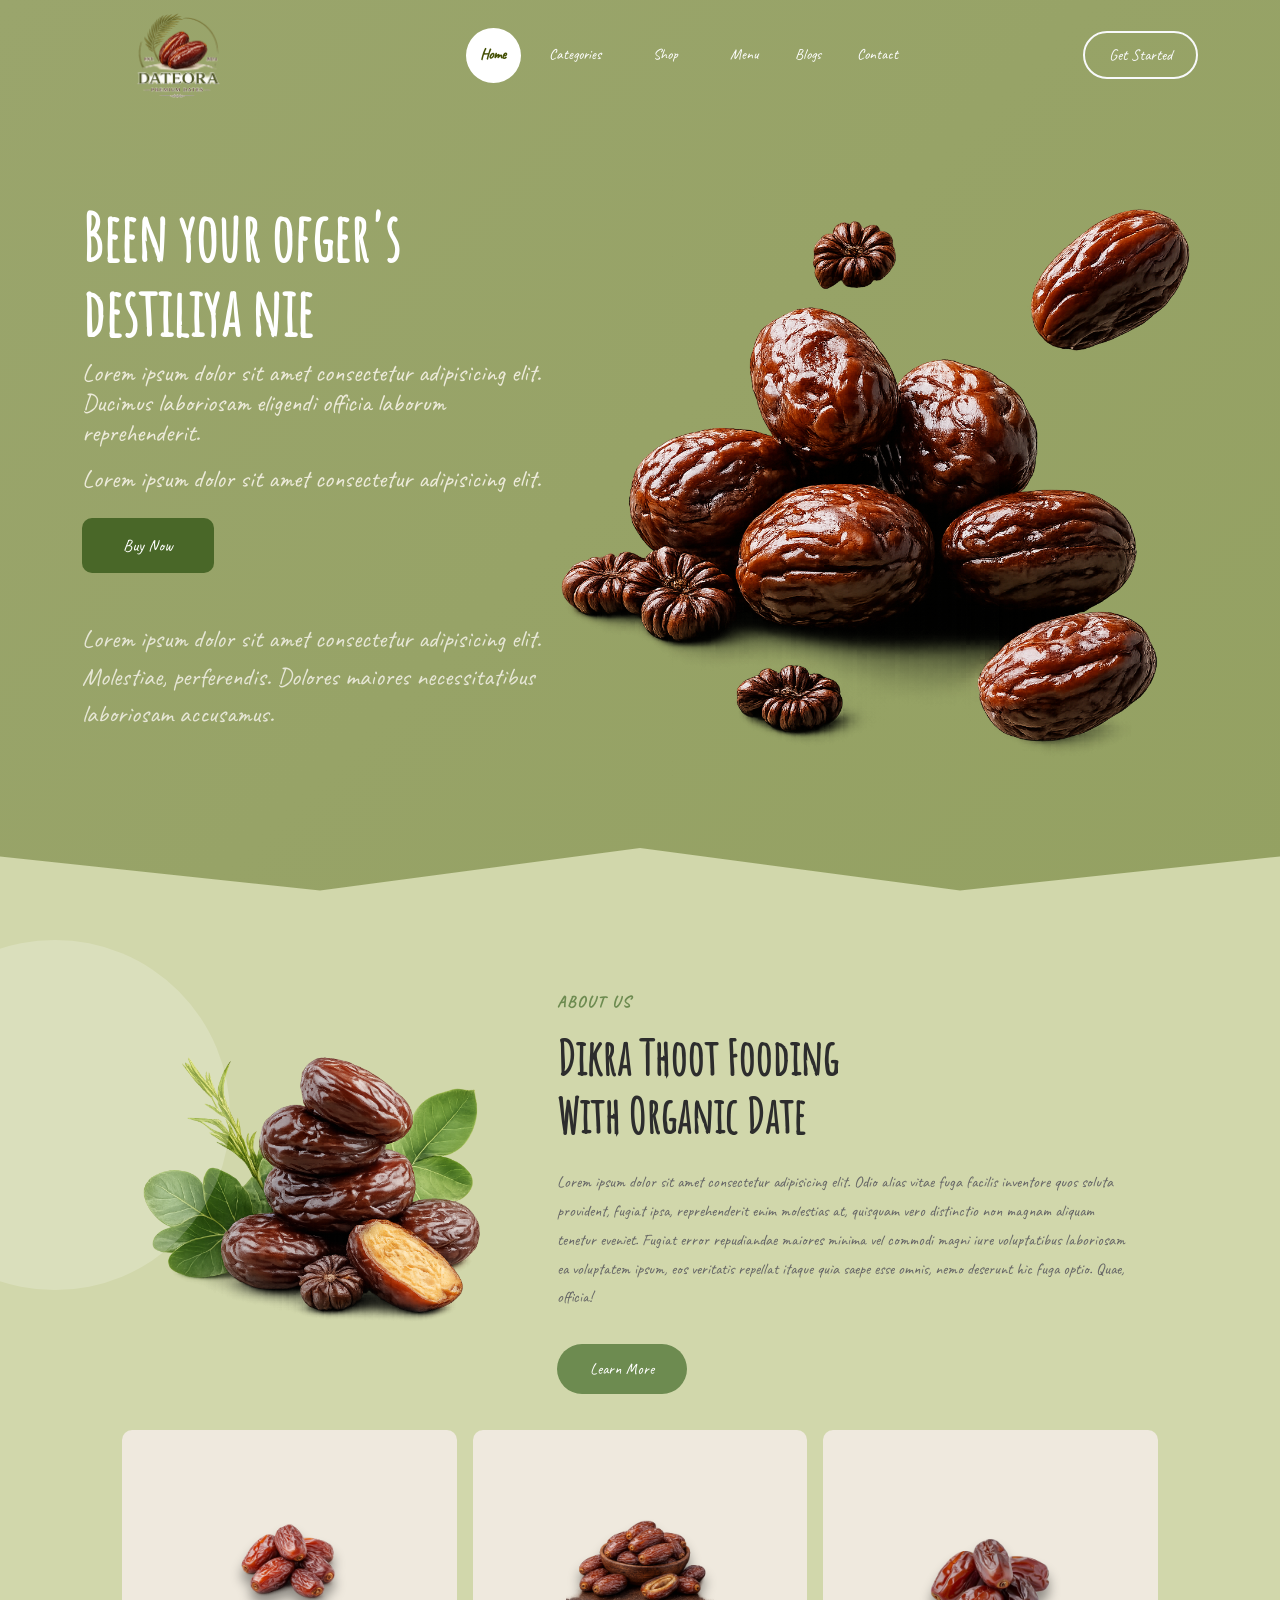
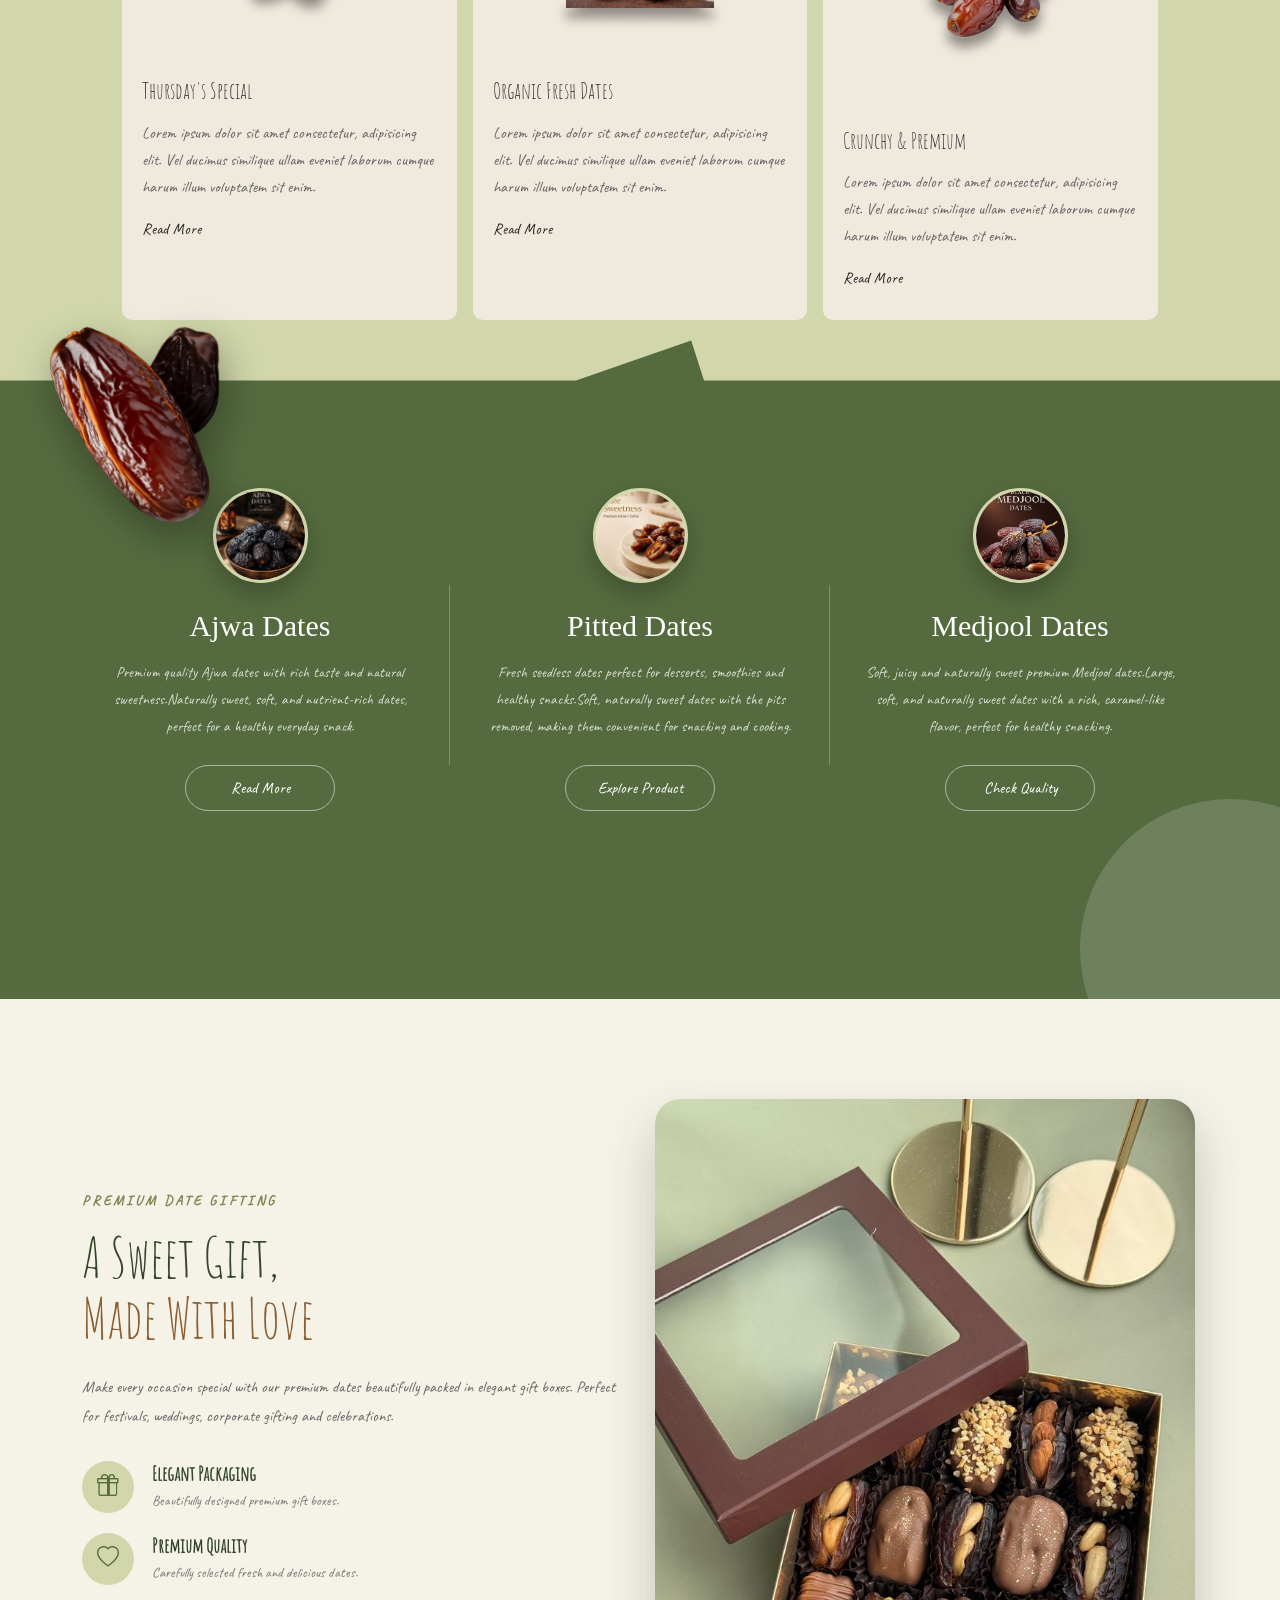
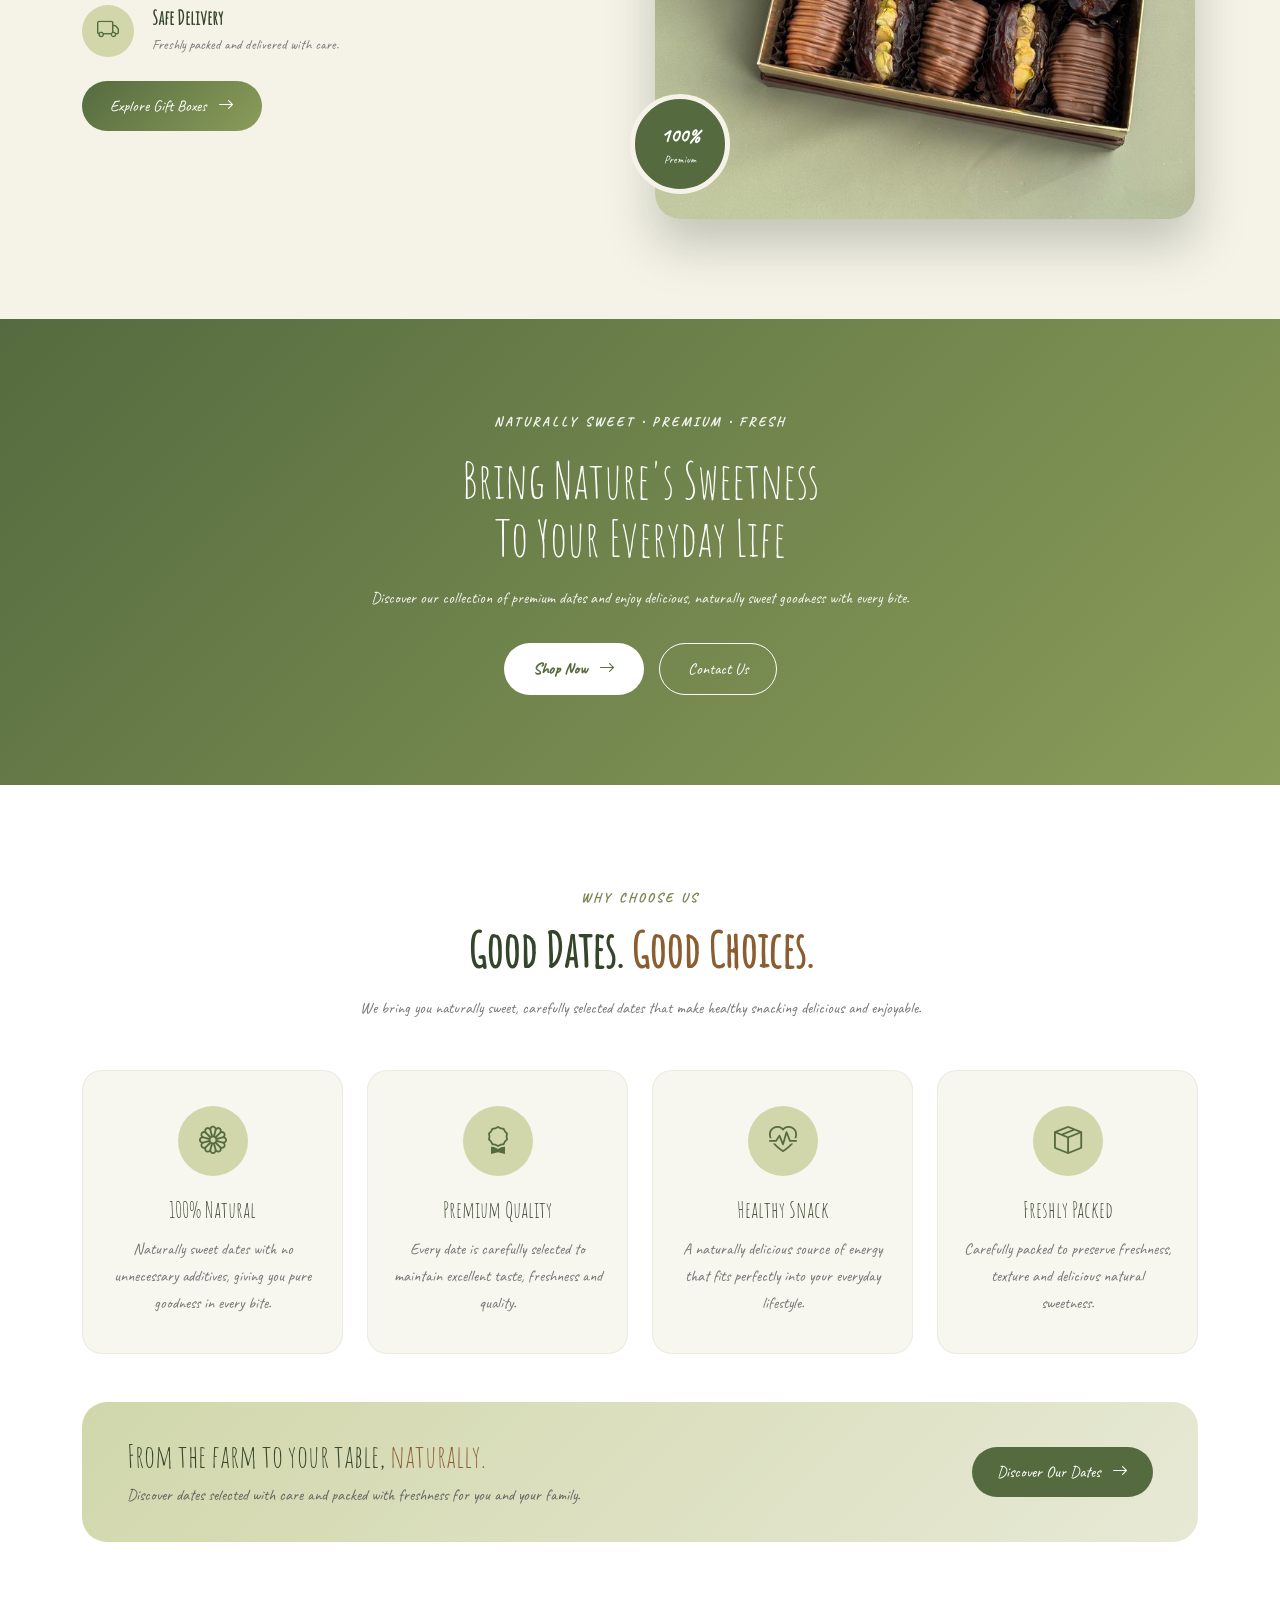
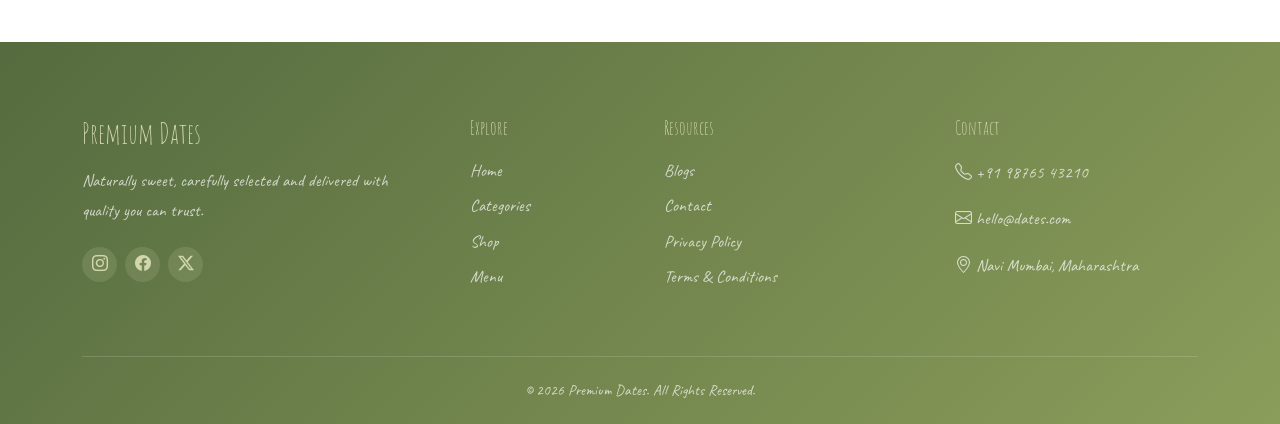
<file: index.html>
<!doctype html>
<html lang="en">
  <head>
    <meta charset="UTF-8" />
    <meta name="viewport" content="width=device-width, initial-scale=1.0" />
    <title>Document</title>
    <!-- Bootstrap Icons -->
    <link
      rel="stylesheet"
      href="https://cdn.jsdelivr.net/npm/bootstrap-icons@1.11.3/font/bootstrap-icons.min.css" />

    <!-- Google Font -->
    <link
      href="https://fonts.googleapis.com/css2?family=Playfair+Display:wght@600;700;800&family=Poppins:wght@400;500;600&display=swap"
      rel="stylesheet" />

    <link rel="stylesheet" href="bootstrap.min.css" />
    <script src="bootstrap.bundle.min.js"></script>
    <link rel="stylesheet" href="index.css" />
    <script src="index.js"></script>
  </head>
  <body>
    <nav class="navbar navbar-expand-lg custom-navbar fixed-top" id="navbar">
      <div class="container">
        <!-- Logo -->
        <a class="navbar-brand fw-bold text-white" href="#">
          <img src="./images/logo.png" alt="" />
        </a>

        <!-- Mobile Toggle -->
        <button
          class="navbar-toggler border-0 shadow-none"
          type="button"
          data-bs-toggle="collapse"
          data-bs-target="#navbarNav">
          <span class="navbar-toggler-icon"></span>
        </button>

        <div class="collapse navbar-collapse" id="navbarNav">
          <!-- Center Menu -->
          <ul class="navbar-nav mx-auto align-items-lg-center">
            <li class="nav-item">
              <a class="nav-link active-circle" href="index.html">Home</a>
            </li>

            <li class="nav-item">
              <a class="nav-link text-white" href="categories.html"
                >Categories</a
              >
            </li>

            <li class="nav-item mx-lg-3">
              <a class="nav-link text-white" href="shop.html"> Shop </a>
            </li>

            <li class="nav-item">
              <a class="nav-link text-white" href="menu.html">Menu</a>
            </li>

            <li class="nav-item">
              <a class="nav-link text-white" href="blogs.html">Blogs</a>
            </li>

            <li class="nav-item">
              <a class="nav-link text-white" href="contact.html">Contact</a>
            </li>
          </ul>

          <!-- Right Button -->
          <a href="#" class="btn btn-outline-light rounded-pill px-4">
            Get Started
          </a>
        </div>
      </div>
    </nav>

    <section class="hero-section">
      <div class="container">
        <div class="row align-items-center gx-0">
          <!-- Left Content -->
          <div class="col-lg-6 pe-lg-0">
            <h1 class="hero-title">
              Been your ofger's
              <br />
              destiliya nie
            </h1>

            <p class="hero-text">
              Lorem ipsum dolor sit amet consectetur adipisicing elit. Ducimus
              laboriosam eligendi officia laborum reprehenderit.
            </p>

            <p class="hero-text mb-4">
              Lorem ipsum dolor sit amet consectetur adipisicing elit.
            </p>

            <a href="#" class="btn hero-btn"> Buy Now </a>

            <div class="mt-5">
              <p class="bottom-text">
                Lorem ipsum dolor sit amet consectetur adipisicing elit.
                Molestiae, perferendis. Dolores maiores necessitatibus
                laboriosam accusamus.
              </p>
            </div>
          </div>

          <!-- Right Image -->
          <div class="col-lg-6 ps-lg-0 text-end">
            <img src="images/dates.png" class="hero-img" alt="Dates" />
          </div>
        </div>
      </div>

      <!-- Bottom Shape -->

      <div class="bottom-shape"></div>
    </section>

    <section class="about-section">
      <div class="container">
        <div class="row align-items-center">
          <!-- Left Image -->
          <div class="col-lg-5 text-center mb-5 mb-lg-0">
            <img
              src="images/about.png"
              class="img-fluid about-main-img"
              alt="" />
          </div>

          <!-- Right Content -->
          <div class="col-lg-7">
            <span class="about-subtitle">ABOUT US</span>

            <h2 class="about-title">
              Dikra Thoot Fooding <br />
              With Organic Date
            </h2>

            <p class="about-text mt-4">
              Lorem ipsum dolor sit amet consectetur adipisicing elit. Odio
              alias vitae fuga facilis inventore quos soluta provident, fugiat
              ipsa, reprehenderit enim molestias at, quisquam vero distinctio
              non magnam aliquam tenetur eveniet. Fugiat error repudiandae
              maiores minima vel commodi magni iure voluptatibus laboriosam ea
              voluptatem ipsum, eos veritatis repellat itaque quia saepe esse
              omnis, nemo deserunt hic fuga optio. Quae, officia!
            </p>

            <button class="btn about-btn mt-3">Learn More</button>
          </div>
        </div>

        <!-- Cards -->

        <div class="container" style="width: 95%">
          <div class="row about-cards g-3">
            <div class="col-lg-4">
              <div class="about-card">
                <div class="d-flex justify-content-center">
                  <img
                    src="images/small-date2.png"
                    class="about-card-img"
                    alt="" />
                </div>
                <h5>Thursday's Special</h5>
                <p>
                  Lorem ipsum dolor sit amet consectetur, adipisicing elit. Vel
                  ducimus similique ullam eveniet laborum cumque harum illum
                  voluptatem sit enim.
                </p>
                <a href="#">Read More</a>
              </div>
            </div>

            <div class="col-lg-4">
              <div class="about-card">
                <div class="d-flex justify-content-center">
                  <img
                    src="images/small-date3.png"
                    class="about-card-img"
                    alt="" />
                </div>
                <h5>Organic Fresh Dates</h5>
                <p>
                  Lorem ipsum dolor sit amet consectetur, adipisicing elit. Vel
                  ducimus similique ullam eveniet laborum cumque harum illum
                  voluptatem sit enim.
                </p>
                <a href="#">Read More</a>
              </div>
            </div>

            <div class="col-lg-4">
              <div class="about-card">
                <div class="d-flex justify-content-center">
                  <img
                    src="images/date-small.png"
                    class="about-card-img"
                    alt="" />
                </div>
                <h5>Crunchy & Premium</h5>
                <p>
                  Lorem ipsum dolor sit amet consectetur, adipisicing elit. Vel
                  ducimus similique ullam eveniet laborum cumque harum illum
                  voluptatem sit enim.
                </p>
                <a href="#">Read More</a>
              </div>
            </div>
          </div>
        </div>
      </div>
      <img src="images/date-floating.png" class="floating-date" alt="" />

      <section class="date-features py-5">
        <div class="container">
          <div class="row text-center">
            <!-- Card 1 -->
            <div class="col-lg-4 col-md-12 feature-item">
              <div class="feature-img">
                <img src="images/ajwa-dates.jpg" class="img-fluid" alt="" />
              </div>

              <h3>Ajwa Dates</h3>

              <p>
                Premium quality Ajwa dates with rich taste and natural
                sweetness.Naturally sweet, soft, and nutrient-rich dates,
                perfect for a healthy everyday snack.
              </p>

              <a href="#" class="btn feature-btn"> Read More </a>
            </div>

            <!-- Card 2 -->
            <div class="col-lg-4 col-md-12 feature-item">
              <div class="feature-img">
                <img src="images/pitted-dates.jpg" class="img-fluid" alt="" />
              </div>

              <h3>Pitted Dates</h3>

              <p>
                Fresh seedless dates perfect for desserts, smoothies and healthy
                snacks.Soft, naturally sweet dates with the pits removed, making
                them convenient for snacking and cooking.
              </p>

              <a href="#" class="btn feature-btn"> Explore Product </a>
            </div>

            <!-- Card 3 -->
            <div class="col-lg-4 col-md-12 feature-item">
              <div class="feature-img">
                <img src="images/medjool-dates.jpg" class="img-fluid" alt="" />
              </div>

              <h3>Medjool Dates</h3>

              <p>
                Soft, juicy and naturally sweet premium Medjool dates.Large,
                soft, and naturally sweet dates with a rich, caramel-like
                flavor, perfect for healthy snacking.
              </p>

              <a href="#" class="btn feature-btn"> Check Quality </a>
            </div>
          </div>
        </div>
      </section>
    </section>

    <!-- =====================================================
     PREMIUM GIFT SECTION
====================================================== -->

    <section class="premium-gift-section">
      <div class="container">
        <div class="row align-items-center">
          <!-- Left Content -->
          <div class="col-lg-6">
            <span class="gift-subtitle">PREMIUM DATE GIFTING</span>

            <h2 class="gift-title">
              A Sweet Gift,
              <br />
              <span>Made With Love</span>
            </h2>

            <p class="gift-text">
              Make every occasion special with our premium dates beautifully
              packed in elegant gift boxes. Perfect for festivals, weddings,
              corporate gifting and celebrations.
            </p>

            <!-- Features -->
            <div class="gift-features">
              <div class="gift-feature">
                <div class="gift-icon">
                  <i class="bi bi-gift"></i>
                </div>

                <div>
                  <h5>Elegant Packaging</h5>
                  <p>Beautifully designed premium gift boxes.</p>
                </div>
              </div>

              <div class="gift-feature">
                <div class="gift-icon">
                  <i class="bi bi-heart"></i>
                </div>

                <div>
                  <h5>Premium Quality</h5>
                  <p>Carefully selected fresh and delicious dates.</p>
                </div>
              </div>

              <div class="gift-feature">
                <div class="gift-icon">
                  <i class="bi bi-truck"></i>
                </div>

                <div>
                  <h5>Safe Delivery</h5>
                  <p>Freshly packed and delivered with care.</p>
                </div>
              </div>
            </div>

            <div class="mt-4">
              <a href="shop.html" class="btn gift-btn">
                Explore Gift Boxes
                <i class="bi bi-arrow-right"></i>
              </a>
            </div>
          </div>

          <!-- Right Image -->
          <div class="col-lg-6 text-center mt-5 mt-lg-0">
            <div class="gift-image-wrapper">
              <img
                src="images/gift_dates.jpg"
                class="img-fluid gift-main-img"
                alt="Premium Date Gift Box" />

              <div class="gift-badge">
                <span>100%</span>
                <small>Premium</small>
              </div>
            </div>
          </div>
        </div>
      </div>
    </section>

    <!-- =====================================================
     CALL TO ACTION
====================================================== -->

    <section class="date-cta-section">
      <div class="container">
        <div class="date-cta-content text-center">
          <span class="cta-subtitle">NATURALLY SWEET • PREMIUM • FRESH</span>

          <h2>
            Bring Nature's Sweetness
            <br />
            To Your Everyday Life
          </h2>

          <p>
            Discover our collection of premium dates and enjoy delicious,
            naturally sweet goodness with every bite.
          </p>

          <div class="cta-buttons">
            <a href="shop.html" class="btn cta-primary">
              Shop Now
              <i class="bi bi-arrow-right"></i>
            </a>

            <a href="contact.html" class="btn cta-secondary"> Contact Us </a>
          </div>
        </div>
      </div>
    </section>

    <!-- why choose us  -->

    <!-- =====================================================
     WHY CHOOSE US
====================================================== -->

    <section class="why-choose-section">
      <div class="container">
        <div class="text-center mb-5">
          <span class="why-subtitle">WHY CHOOSE US</span>

          <h2 class="why-title">Good Dates. <span>Good Choices.</span></h2>

          <p class="why-description">
            We bring you naturally sweet, carefully selected dates that make
            healthy snacking delicious and enjoyable.
          </p>
        </div>

        <div class="row g-4 align-items-stretch">
          <!-- Card 1 -->
          <div class="col-lg-3 col-md-6">
            <div class="why-card">
              <div class="why-icon">
                <i class="bi bi-flower1"></i>
              </div>

              <h4>100% Natural</h4>

              <p>
                Naturally sweet dates with no unnecessary additives, giving you
                pure goodness in every bite.
              </p>
            </div>
          </div>

          <!-- Card 2 -->
          <div class="col-lg-3 col-md-6">
            <div class="why-card">
              <div class="why-icon">
                <i class="bi bi-award"></i>
              </div>

              <h4>Premium Quality</h4>

              <p>
                Every date is carefully selected to maintain excellent taste,
                freshness and quality.
              </p>
            </div>
          </div>

          <!-- Card 3 -->
          <div class="col-lg-3 col-md-6">
            <div class="why-card">
              <div class="why-icon">
                <i class="bi bi-heart-pulse"></i>
              </div>

              <h4>Healthy Snack</h4>

              <p>
                A naturally delicious source of energy that fits perfectly into
                your everyday lifestyle.
              </p>
            </div>
          </div>

          <!-- Card 4 -->
          <div class="col-lg-3 col-md-6">
            <div class="why-card">
              <div class="why-icon">
                <i class="bi bi-box-seam"></i>
              </div>

              <h4>Freshly Packed</h4>

              <p>
                Carefully packed to preserve freshness, texture and delicious
                natural sweetness.
              </p>
            </div>
          </div>
        </div>

        <!-- Bottom Highlight -->
        <div class="why-bottom mt-5">
          <div class="row align-items-center">
            <div class="col-lg-8">
              <h3>
                From the farm to your table,
                <span>naturally.</span>
              </h3>

              <p>
                Discover dates selected with care and packed with freshness for
                you and your family.
              </p>
            </div>

            <div class="col-lg-4 text-lg-end mt-3 mt-lg-0">
              <a href="categories.html" class="btn why-btn">
                Discover Our Dates
                <i class="bi bi-arrow-right"></i>
              </a>
            </div>
          </div>
        </div>
      </div>
    </section>

    <!-- =====================================================
         FOOTER
    ====================================================== -->

    <footer class="blog-footer">
      <div class="container">
        <div class="row g-5">
          <div class="col-lg-4 col-md-6">
            <h3>Premium Dates</h3>

            <p>
              Naturally sweet, carefully selected and delivered with quality you
              can trust.
            </p>

            <div class="footer-social">
              <a href="#">
                <i class="bi bi-instagram"></i>
              </a>

              <a href="#">
                <i class="bi bi-facebook"></i>
              </a>

              <a href="#">
                <i class="bi bi-twitter-x"></i>
              </a>
            </div>
          </div>

          <div class="col-lg-2 col-md-6">
            <h4>Explore</h4>

            <ul>
              <li>
                <a href="index.html">Home</a>
              </li>

              <li>
                <a href="categories.html">Categories</a>
              </li>

              <li>
                <a href="shop.html">Shop</a>
              </li>

              <li>
                <a href="menu.html">Menu</a>
              </li>
            </ul>
          </div>

          <div class="col-lg-3 col-md-6">
            <h4>Resources</h4>

            <ul>
              <li>
                <a href="blogs.html">Blogs</a>
              </li>

              <li>
                <a href="#">Contact</a>
              </li>

              <li>
                <a href="#">Privacy Policy</a>
              </li>

              <li>
                <a href="#">Terms & Conditions</a>
              </li>
            </ul>
          </div>

          <div class="col-lg-3 col-md-6">
            <h4>Contact</h4>

            <p>
              <i class="bi bi-telephone"></i>
              +91 98765 43210
            </p>

            <p>
              <i class="bi bi-envelope"></i>
              hello@dates.com
            </p>

            <p>
              <i class="bi bi-geo-alt"></i>
              Navi Mumbai, Maharashtra
            </p>
          </div>
        </div>

        <div class="footer-bottom">
          <p>© 2026 Premium Dates. All Rights Reserved.</p>
        </div>
      </div>
    </footer>
  </body>
</html>
</file>
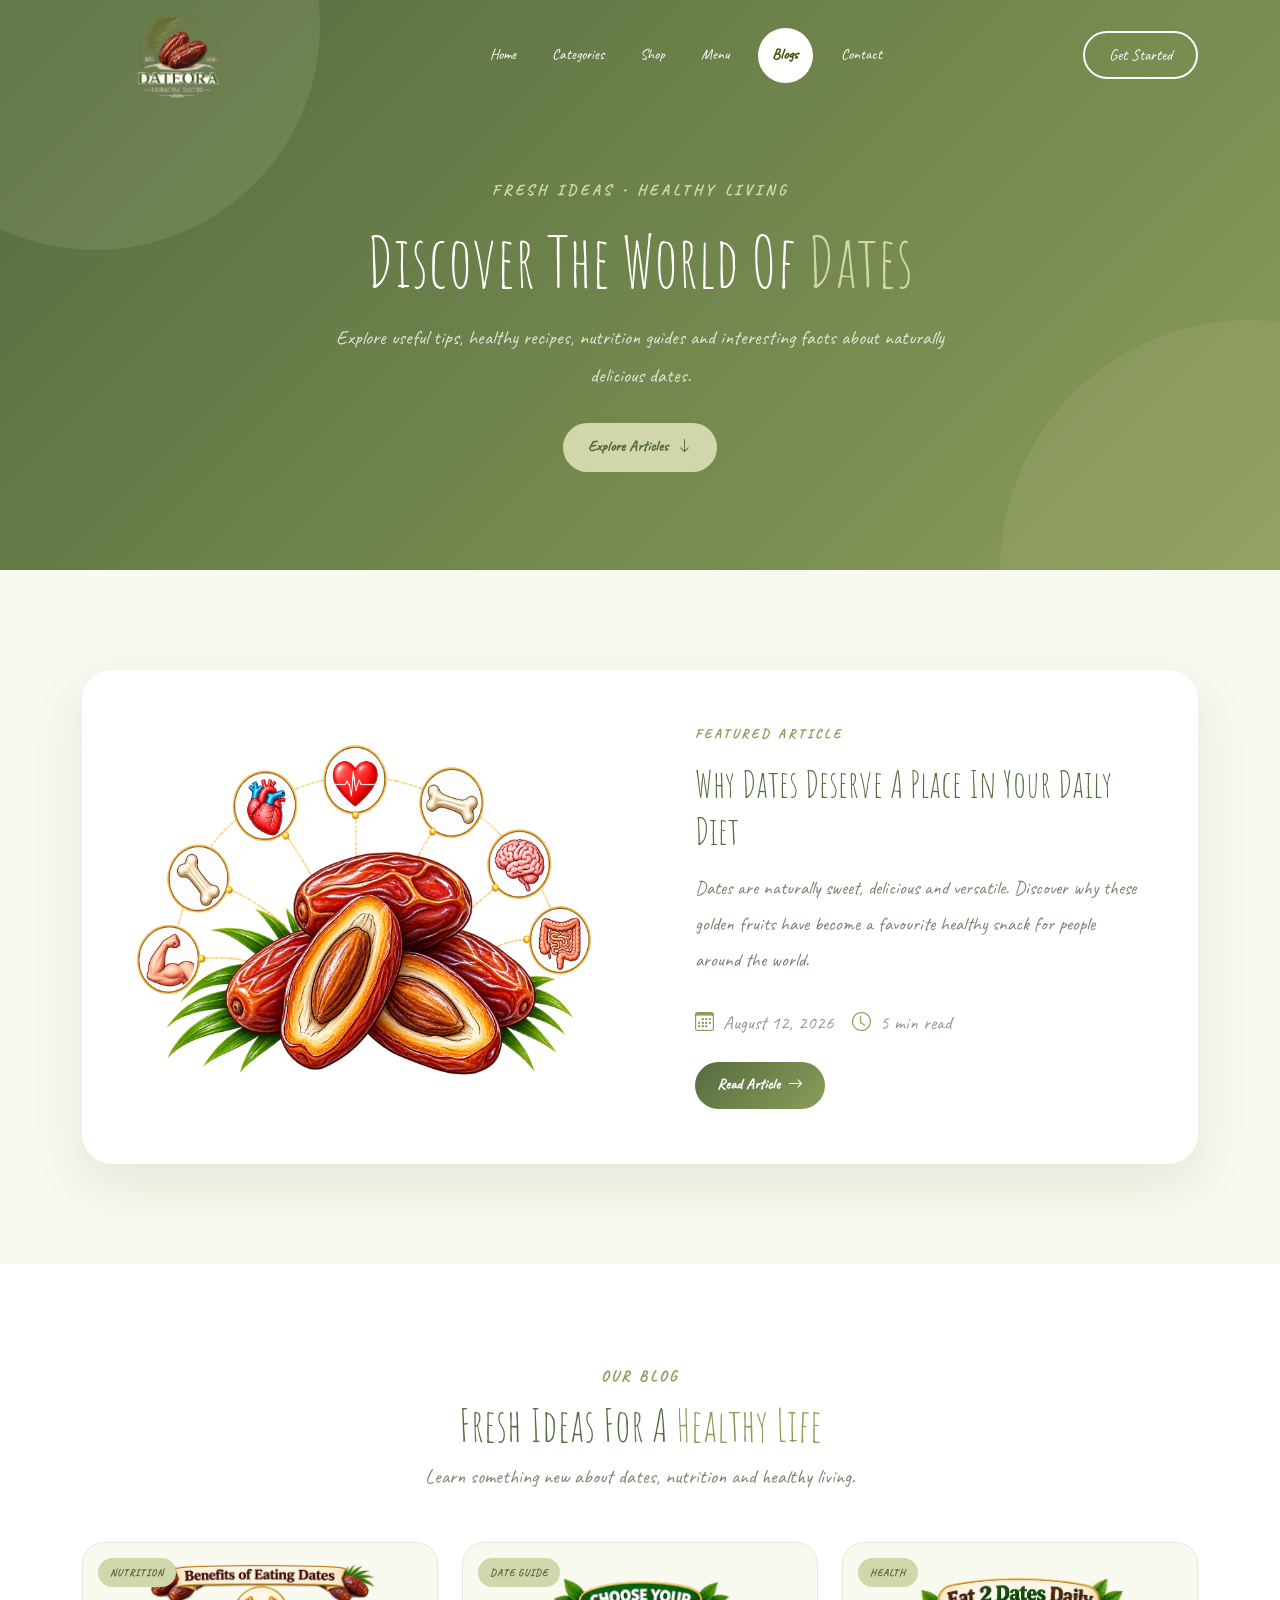
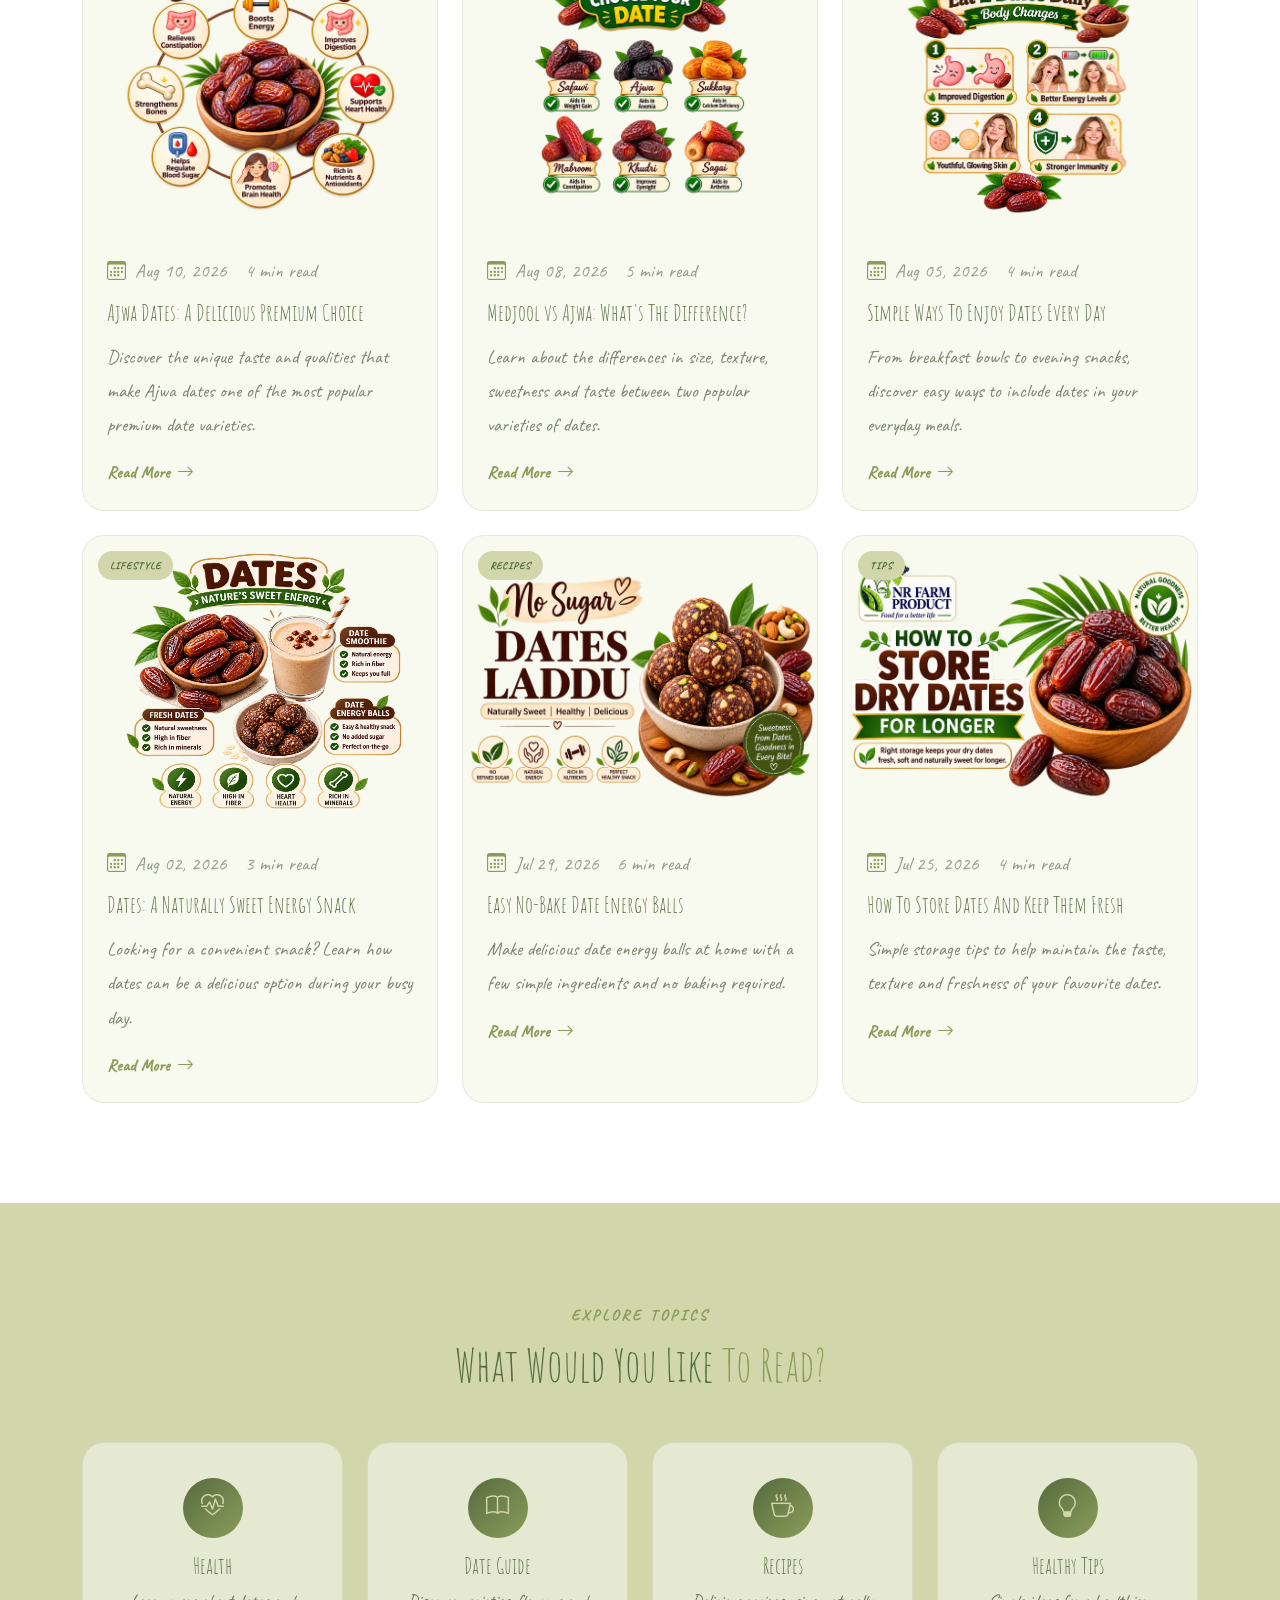
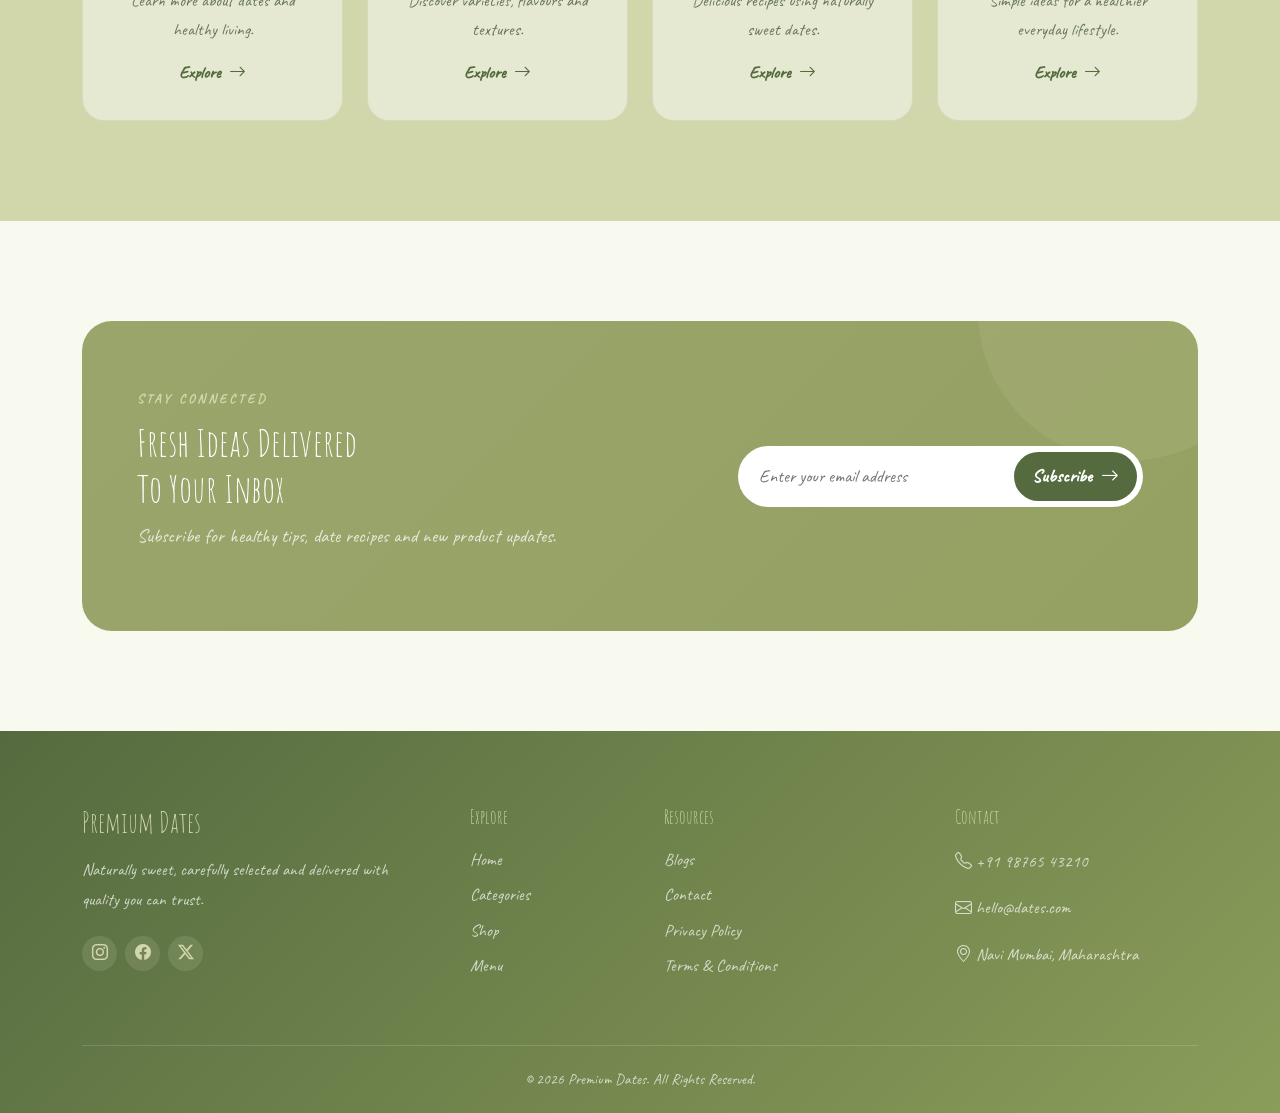
<file: blogs.html>
<!doctype html>
<html lang="en">
  <head>
    <meta charset="UTF-8" />
    <meta name="viewport" content="width=device-width, initial-scale=1.0" />

    <title>Blogs | Premium Dates</title>

    <!-- Bootstrap -->
    <link rel="stylesheet" href="bootstrap.min.css" />
    <script src="bootstrap.bundle.min.js"></script>

    <!-- Bootstrap Icons -->
    <link
      rel="stylesheet"
      href="https://cdn.jsdelivr.net/npm/bootstrap-icons@1.11.3/font/bootstrap-icons.min.css" />

    <!-- Google Fonts -->
    <link
      href="https://fonts.googleapis.com/css2?family=Playfair+Display:wght@600;700;800&family=Poppins:wght@400;500;600&display=swap"
      rel="stylesheet" />

    <!-- CSS -->
    <link rel="stylesheet" href="blogs.css" />
  </head>

  <body>
    <!-- =====================================================
         NAVBAR
    ====================================================== -->

    <nav class="navbar navbar-expand-lg custom-navbar fixed-top" id="navbar">
      <div class="container">
        <!-- LOGO -->

        <a class="navbar-brand" href="index.html">
          <img src="images/logo.png" alt="Logo" />
        </a>

        <!-- MOBILE TOGGLE -->

        <button
          class="navbar-toggler border-0 shadow-none"
          type="button"
          data-bs-toggle="collapse"
          data-bs-target="#navbarNav">
          <span class="navbar-toggler-icon"></span>
        </button>

        <!-- NAVIGATION -->

        <div class="collapse navbar-collapse" id="navbarNav">
          <ul class="navbar-nav mx-auto align-items-lg-center">
            <li class="nav-item">
              <a class="nav-link text-white" href="index.html"> Home </a>
            </li>

            <li class="nav-item">
              <a class="nav-link text-white" href="categories.html">
                Categories
              </a>
            </li>

            <li class="nav-item">
              <a class="nav-link text-white" href="shop.html"> Shop </a>
            </li>

            <li class="nav-item">
              <a class="nav-link text-white" href="menu.html"> Menu </a>
            </li>

            <li class="nav-item">
              <a class="nav-link active-circle" href="blogs.html"> Blogs </a>
            </li>

            <li class="nav-item">
              <a class="nav-link text-white" href="contact.html"> Contact </a>
            </li>
          </ul>

          <a href="#" class="btn btn-outline-light rounded-pill px-4">
            Get Started
          </a>
        </div>
      </div>
    </nav>

    <!-- =====================================================
         BLOG HERO
    ====================================================== -->

    <section class="blog-hero">
      <div class="container">
        <div class="blog-hero-content text-center">
          <span class="hero-subtitle"> FRESH IDEAS • HEALTHY LIVING </span>

          <h1>
            Discover The World Of
            <span>Dates</span>
          </h1>

          <p>
            Explore useful tips, healthy recipes, nutrition guides and
            interesting facts about naturally delicious dates.
          </p>

          <a href="#latest-blogs" class="hero-btn">
            Explore Articles
            <i class="bi bi-arrow-down"></i>
          </a>
        </div>
      </div>
    </section>

    <!-- =====================================================
         FEATURED BLOG
    ====================================================== -->

    <section class="featured-section">
      <div class="container">
        <div class="featured-card">
          <div class="row g-0 align-items-stretch">
            <!-- IMAGE -->

            <div class="col-lg-6">
              <div class="featured-image">
                <img src="images/blog_img.png" alt="Benefits of Dates" />
              </div>
            </div>

            <!-- CONTENT -->

            <div class="col-lg-6">
              <div class="featured-content">
                <span class="blog-category"> FEATURED ARTICLE </span>

                <h2>Why Dates Deserve A Place In Your Daily Diet</h2>

                <p>
                  Dates are naturally sweet, delicious and versatile. Discover
                  why these golden fruits have become a favourite healthy snack
                  for people around the world.
                </p>

                <div class="blog-meta">
                  <span>
                    <i class="bi bi-calendar3"></i>
                    August 12, 2026
                  </span>

                  <span>
                    <i class="bi bi-clock"></i>
                    5 min read
                  </span>
                </div>

                <a href="#" class="read-btn">
                  Read Article
                  <i class="bi bi-arrow-right"></i>
                </a>
              </div>
            </div>
          </div>
        </div>
      </div>
    </section>

    <!-- =====================================================
         LATEST BLOGS
    ====================================================== -->

    <section class="latest-section" id="latest-blogs">
      <div class="container">
        <!-- HEADING -->

        <div class="section-heading text-center">
          <span class="section-subtitle"> OUR BLOG </span>

          <h2>
            Fresh Ideas For A
            <span>Healthy Life</span>
          </h2>

          <p>Learn something new about dates, nutrition and healthy living.</p>
        </div>

        <!-- BLOG CARDS -->

        <div class="row g-4">
          <!-- BLOG 1 -->

          <div class="col-lg-4 col-md-6">
            <article class="blog-card">
              <div class="blog-image">
                <img src="images/nutrition.png" alt="Ajwa Dates" />

                <span class="blog-tag"> NUTRITION </span>
              </div>

              <div class="blog-content">
                <div class="blog-meta">
                  <span>
                    <i class="bi bi-calendar3"></i>
                    Aug 10, 2026
                  </span>

                  <span> 4 min read </span>
                </div>

                <h3>Ajwa Dates: A Delicious Premium Choice</h3>

                <p>
                  Discover the unique taste and qualities that make Ajwa dates
                  one of the most popular premium date varieties.
                </p>

                <a href="#" class="blog-link">
                  Read More
                  <i class="bi bi-arrow-right"></i>
                </a>
              </div>
            </article>
          </div>

          <!-- BLOG 2 -->

          <div class="col-lg-4 col-md-6">
            <article class="blog-card">
              <div class="blog-image">
                <img src="images/date_guid.png" alt="Medjool Dates" />

                <span class="blog-tag"> DATE GUIDE </span>
              </div>

              <div class="blog-content">
                <div class="blog-meta">
                  <span>
                    <i class="bi bi-calendar3"></i>
                    Aug 08, 2026
                  </span>

                  <span> 5 min read </span>
                </div>

                <h3>Medjool vs Ajwa: What's The Difference?</h3>

                <p>
                  Learn about the differences in size, texture, sweetness and
                  taste between two popular varieties of dates.
                </p>

                <a href="#" class="blog-link">
                  Read More
                  <i class="bi bi-arrow-right"></i>
                </a>
              </div>
            </article>
          </div>

          <!-- BLOG 3 -->

          <div class="col-lg-4 col-md-6">
            <article class="blog-card">
              <div class="blog-image">
                <img
                  src="images/healthy_dates.png"
                  style="width: 300px; height: 300px"
                  alt="Dates Nutrition" />

                <span class="blog-tag"> HEALTH </span>
              </div>

              <div class="blog-content">
                <div class="blog-meta">
                  <span>
                    <i class="bi bi-calendar3"></i>
                    Aug 05, 2026
                  </span>

                  <span> 4 min read </span>
                </div>

                <h3>Simple Ways To Enjoy Dates Every Day</h3>

                <p>
                  From breakfast bowls to evening snacks, discover easy ways to
                  include dates in your everyday meals.
                </p>

                <a href="#" class="blog-link">
                  Read More
                  <i class="bi bi-arrow-right"></i>
                </a>
              </div>
            </article>
          </div>

          <!-- BLOG 4 -->

          <div class="col-lg-4 col-md-6">
            <article class="blog-card">
              <div class="blog-image">
                <img
                  src="images/energy_snack.png"
                  style="width: 300px; height: 300px"
                  alt="Date Energy Snack" />

                <span class="blog-tag"> LIFESTYLE </span>
              </div>

              <div class="blog-content">
                <div class="blog-meta">
                  <span>
                    <i class="bi bi-calendar3"></i>
                    Aug 02, 2026
                  </span>

                  <span> 3 min read </span>
                </div>

                <h3>Dates: A Naturally Sweet Energy Snack</h3>

                <p>
                  Looking for a convenient snack? Learn how dates can be a
                  delicious option during your busy day.
                </p>

                <a href="#" class="blog-link">
                  Read More
                  <i class="bi bi-arrow-right"></i>
                </a>
              </div>
            </article>
          </div>

          <!-- BLOG 5 -->

          <div class="col-lg-4 col-md-6">
            <article class="blog-card">
              <div class="blog-image">
                <img
                  src="images/date_recipes.png"
                  style="width: 350px"
                  alt="Date Recipe" />

                <span class="blog-tag"> RECIPES </span>
              </div>

              <div class="blog-content">
                <div class="blog-meta">
                  <span>
                    <i class="bi bi-calendar3"></i>
                    Jul 29, 2026
                  </span>

                  <span> 6 min read </span>
                </div>

                <h3>Easy No-Bake Date Energy Balls</h3>

                <p>
                  Make delicious date energy balls at home with a few simple
                  ingredients and no baking required.
                </p>

                <a href="#" class="blog-link">
                  Read More
                  <i class="bi bi-arrow-right"></i>
                </a>
              </div>
            </article>
          </div>

          <!-- BLOG 6 -->

          <div class="col-lg-4 col-md-6">
            <article class="blog-card">
              <div class="blog-image">
                <img
                  src="images/storage.png"
                  style="width: 350px"
                  alt="Date Storage" />

                <span class="blog-tag"> TIPS </span>
              </div>

              <div class="blog-content">
                <div class="blog-meta">
                  <span>
                    <i class="bi bi-calendar3"></i>
                    Jul 25, 2026
                  </span>

                  <span> 4 min read </span>
                </div>

                <h3>How To Store Dates And Keep Them Fresh</h3>

                <p>
                  Simple storage tips to help maintain the taste, texture and
                  freshness of your favourite dates.
                </p>

                <a href="#" class="blog-link">
                  Read More
                  <i class="bi bi-arrow-right"></i>
                </a>
              </div>
            </article>
          </div>
        </div>
      </div>
    </section>

    <!-- =====================================================
         BLOG CATEGORIES
    ====================================================== -->

    <section class="blog-categories">
      <div class="container">
        <div class="section-heading text-center">
          <span class="section-subtitle"> EXPLORE TOPICS </span>

          <h2>
            What Would You Like
            <span>To Read?</span>
          </h2>
        </div>

        <div class="row g-4">
          <div class="col-lg-3 col-md-6">
            <a href="#" class="topic-card">
              <div class="topic-icon">
                <i class="bi bi-heart-pulse"></i>
              </div>

              <h3>Health</h3>

              <p>Learn more about dates and healthy living.</p>

              <span>
                Explore
                <i class="bi bi-arrow-right"></i>
              </span>
            </a>
          </div>

          <div class="col-lg-3 col-md-6">
            <a href="#" class="topic-card">
              <div class="topic-icon">
                <i class="bi bi-book"></i>
              </div>

              <h3>Date Guide</h3>

              <p>Discover varieties, flavours and textures.</p>

              <span>
                Explore
                <i class="bi bi-arrow-right"></i>
              </span>
            </a>
          </div>

          <div class="col-lg-3 col-md-6">
            <a href="#" class="topic-card">
              <div class="topic-icon">
                <i class="bi bi-cup-hot"></i>
              </div>

              <h3>Recipes</h3>

              <p>Delicious recipes using naturally sweet dates.</p>

              <span>
                Explore
                <i class="bi bi-arrow-right"></i>
              </span>
            </a>
          </div>

          <div class="col-lg-3 col-md-6">
            <a href="#" class="topic-card">
              <div class="topic-icon">
                <i class="bi bi-lightbulb"></i>
              </div>

              <h3>Healthy Tips</h3>

              <p>Simple ideas for a healthier everyday lifestyle.</p>

              <span>
                Explore
                <i class="bi bi-arrow-right"></i>
              </span>
            </a>
          </div>
        </div>
      </div>
    </section>

    <!-- =====================================================
         NEWSLETTER
    ====================================================== -->

    <section class="newsletter-section">
      <div class="container">
        <div class="newsletter-box">
          <div class="row align-items-center">
            <div class="col-lg-7">
              <span> STAY CONNECTED </span>

              <h2>
                Fresh Ideas Delivered
                <br />
                To Your Inbox
              </h2>

              <p>
                Subscribe for healthy tips, date recipes and new product
                updates.
              </p>
            </div>

            <div class="col-lg-5">
              <form class="newsletter-form">
                <input
                  type="email"
                  placeholder="Enter your email address"
                  required />

                <button type="submit">
                  Subscribe
                  <i class="bi bi-arrow-right"></i>
                </button>
              </form>
            </div>
          </div>
        </div>
      </div>
    </section>

    <!-- =====================================================
         FOOTER
    ====================================================== -->

    <footer class="blog-footer">
      <div class="container">
        <div class="row g-5">
          <div class="col-lg-4 col-md-6">
            <h3>Premium Dates</h3>

            <p>
              Naturally sweet, carefully selected and delivered with quality you
              can trust.
            </p>

            <div class="footer-social">
              <a href="#">
                <i class="bi bi-instagram"></i>
              </a>

              <a href="#">
                <i class="bi bi-facebook"></i>
              </a>

              <a href="#">
                <i class="bi bi-twitter-x"></i>
              </a>
            </div>
          </div>

          <div class="col-lg-2 col-md-6">
            <h4>Explore</h4>

            <ul>
              <li>
                <a href="index.html">Home</a>
              </li>

              <li>
                <a href="categories.html">Categories</a>
              </li>

              <li>
                <a href="shop.html">Shop</a>
              </li>

              <li>
                <a href="menu.html">Menu</a>
              </li>
            </ul>
          </div>

          <div class="col-lg-3 col-md-6">
            <h4>Resources</h4>

            <ul>
              <li>
                <a href="blogs.html">Blogs</a>
              </li>

              <li>
                <a href="#">Contact</a>
              </li>

              <li>
                <a href="#">Privacy Policy</a>
              </li>

              <li>
                <a href="#">Terms & Conditions</a>
              </li>
            </ul>
          </div>

          <div class="col-lg-3 col-md-6">
            <h4>Contact</h4>

            <p>
              <i class="bi bi-telephone"></i>
              +91 98765 43210
            </p>

            <p>
              <i class="bi bi-envelope"></i>
              hello@dates.com
            </p>

            <p>
              <i class="bi bi-geo-alt"></i>
              Navi Mumbai, Maharashtra
            </p>
          </div>
        </div>

        <div class="footer-bottom">
          <p>© 2026 Premium Dates. All Rights Reserved.</p>
        </div>
      </div>
    </footer>

    <!-- NAVBAR SCROLL -->

    <script>
      window.addEventListener("scroll", function () {
        const navbar = document.getElementById("navbar");

        if (window.scrollY > 50) {
          navbar.classList.add("scrolled");
        } else {
          navbar.classList.remove("scrolled");
        }
      });
    </script>
  </body>
</html>
</file>
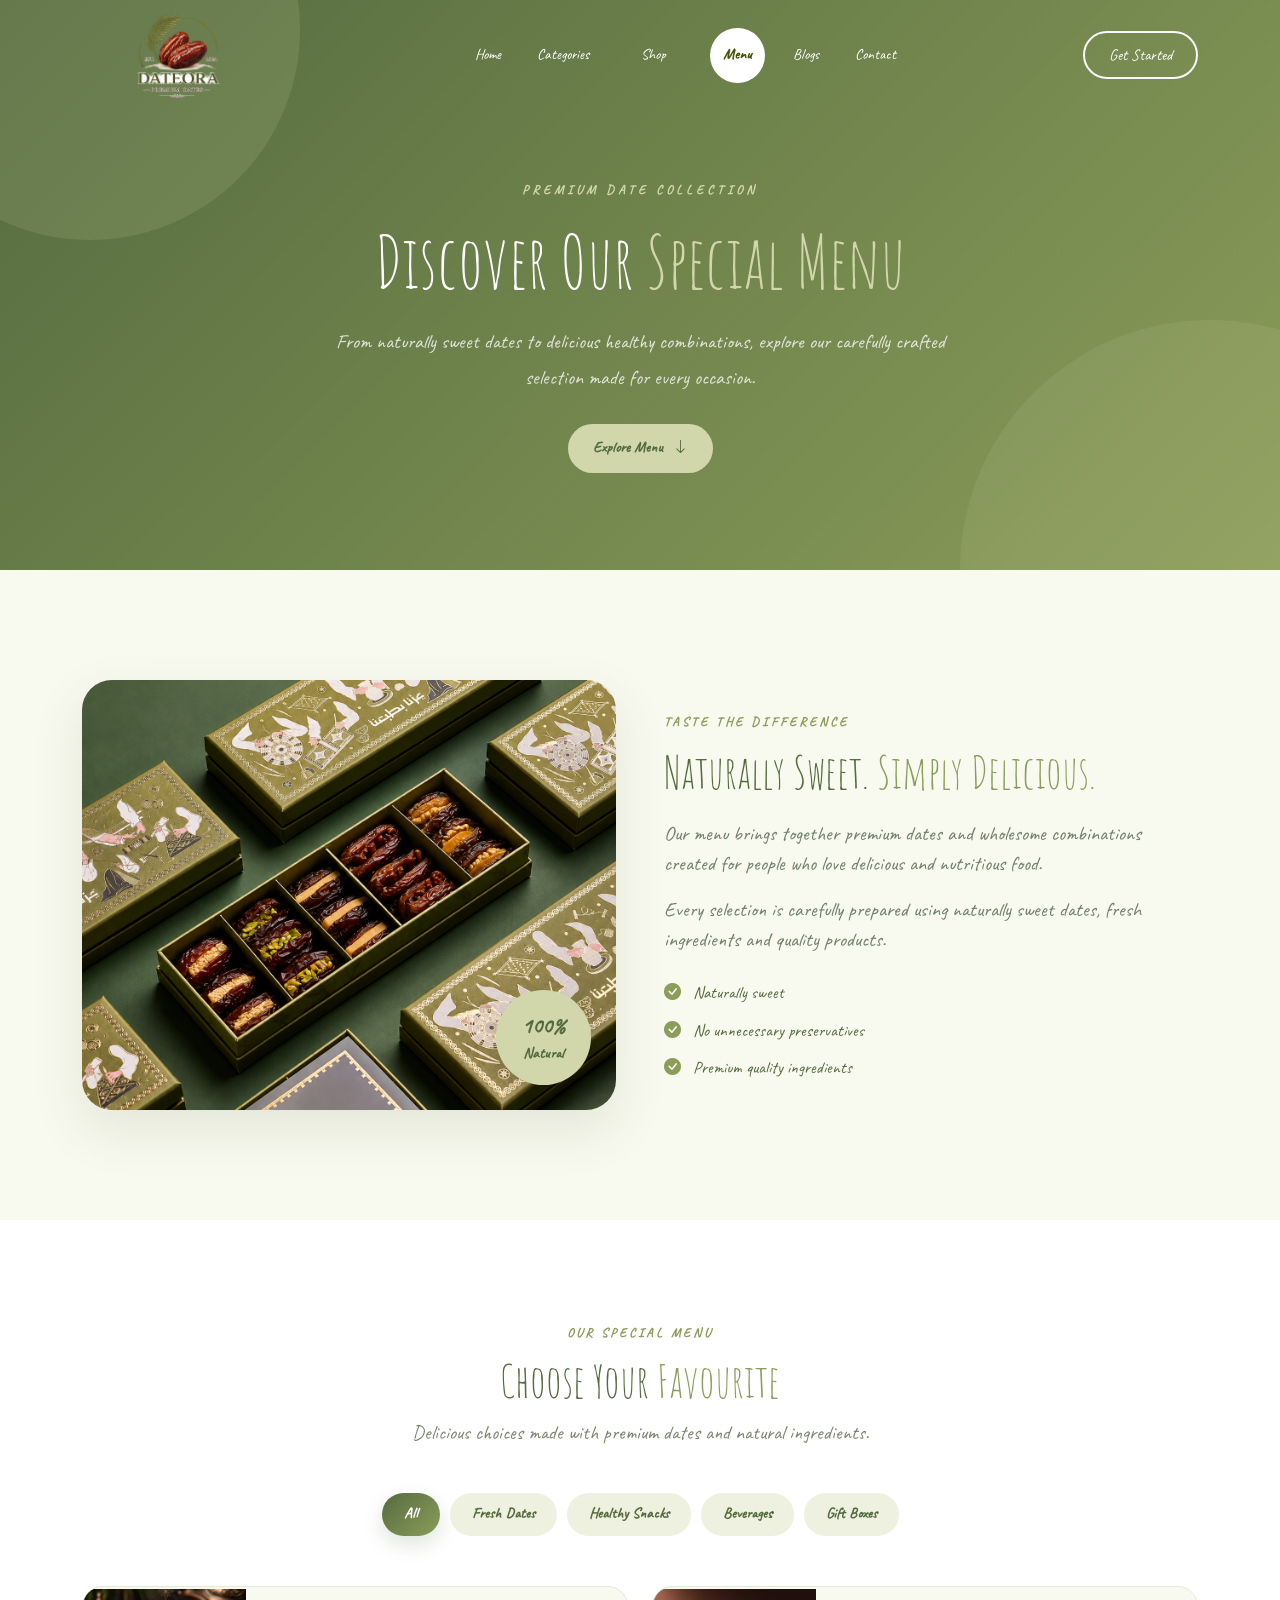
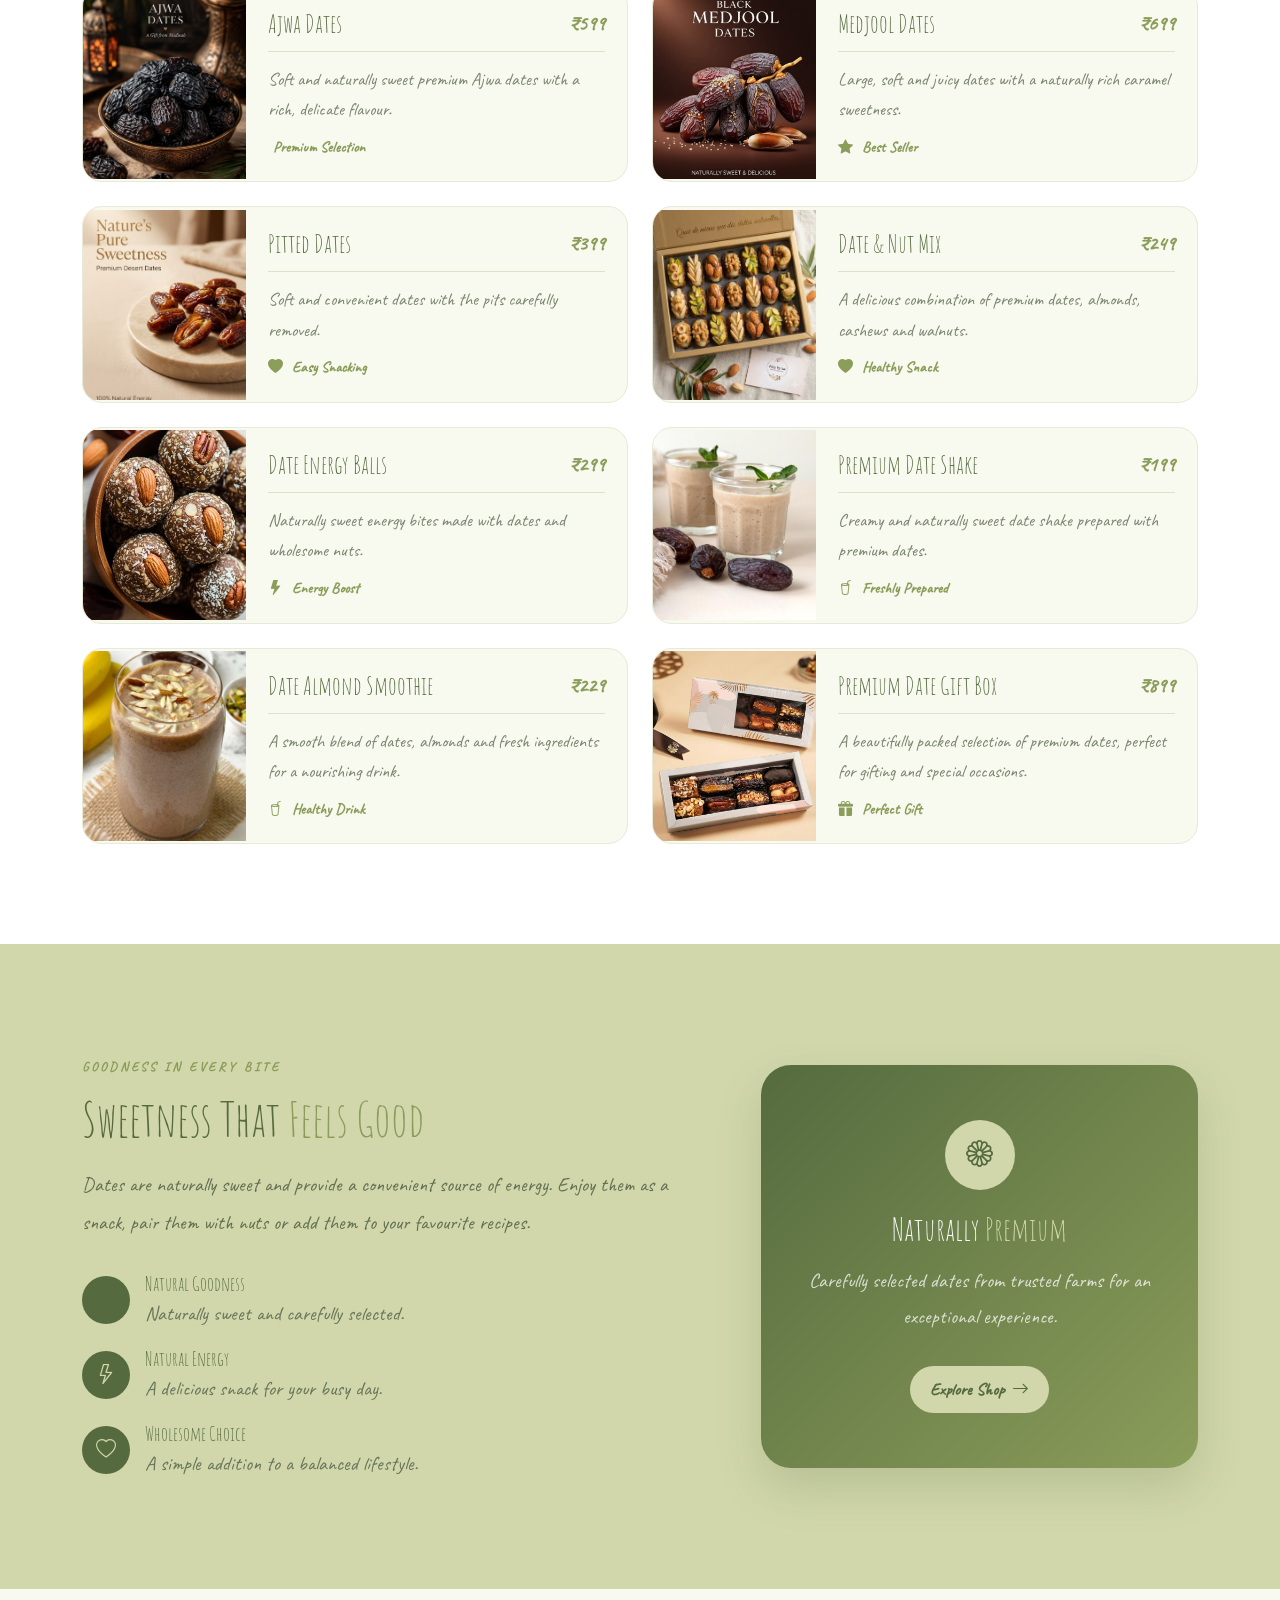
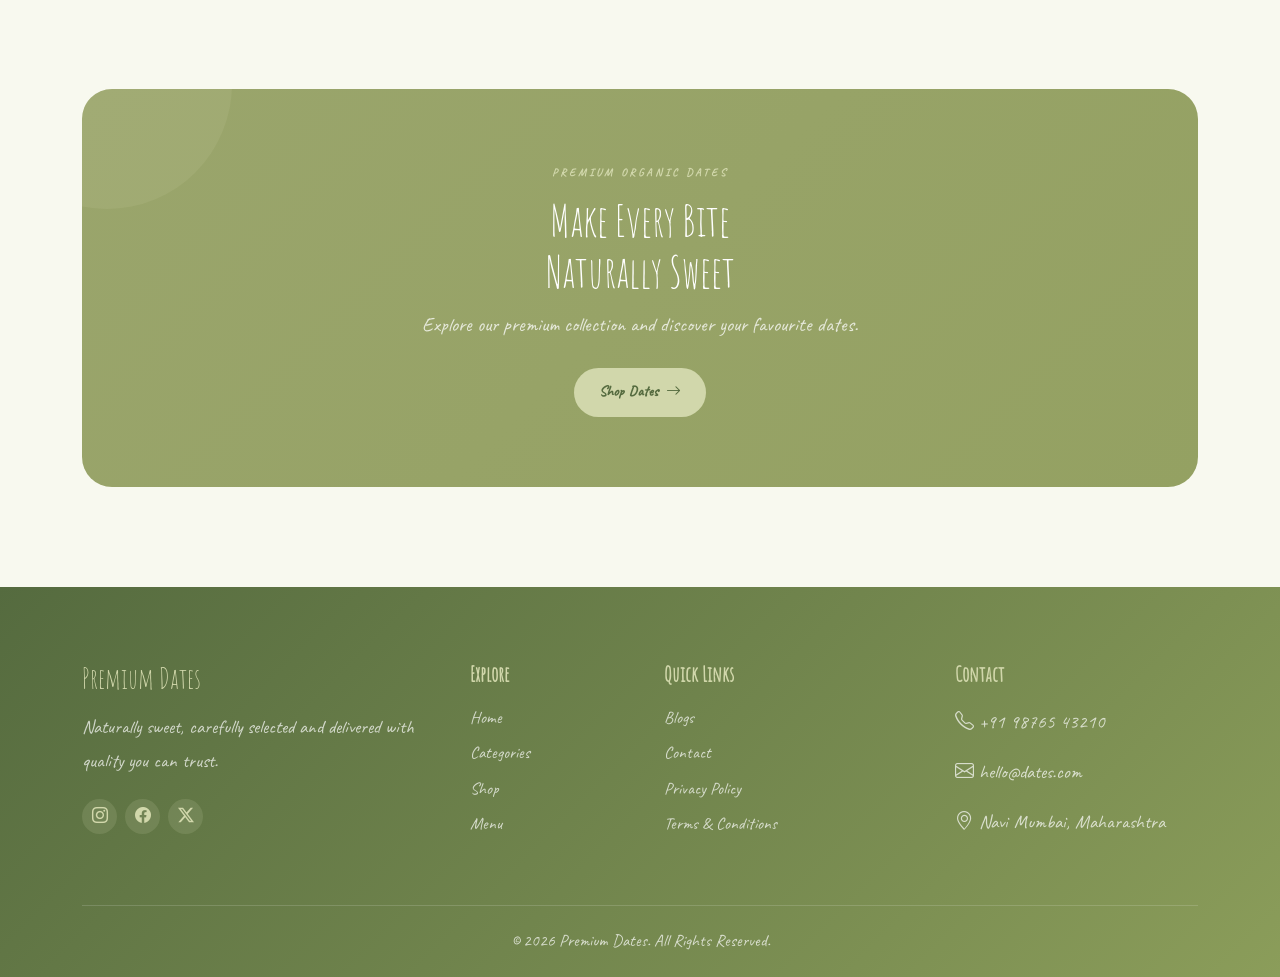
<file: menu.html>
<!doctype html>
<html lang="en">
  <head>
    <meta charset="UTF-8" />
    <meta name="viewport" content="width=device-width, initial-scale=1.0" />

    <title>Menu | Premium Dates</title>

    <!-- Bootstrap -->
    <link rel="stylesheet" href="bootstrap.min.css" />
    <script src="bootstrap.bundle.min.js"></script>

    <!-- Bootstrap Icons -->
    <link
      rel="stylesheet"
      href="https://cdn.jsdelivr.net/npm/bootstrap-icons@1.11.3/font/bootstrap-icons.min.css" />

    <!-- Google Fonts -->
    <link
      href="https://fonts.googleapis.com/css2?family=Playfair+Display:wght@600;700;800&family=Poppins:wght@400;500;600&display=swap"
      rel="stylesheet" />

    <!-- CSS -->
    <link rel="stylesheet" href="menu.css" />
  </head>

  <body>
    <!-- =====================================================
         NAVBAR
    ====================================================== -->

    <nav class="navbar navbar-expand-lg custom-navbar fixed-top" id="navbar">
      <div class="container">
        <!-- Logo -->
        <a class="navbar-brand fw-bold text-white" href="#">
          <img src="./images/logo.png" alt="" />
        </a>

        <!-- Mobile Toggle -->
        <button
          class="navbar-toggler border-0 shadow-none"
          type="button"
          data-bs-toggle="collapse"
          data-bs-target="#navbarNav">
          <span class="navbar-toggler-icon"></span>
        </button>

        <div class="collapse navbar-collapse" id="navbarNav">
          <!-- Center Menu -->
          <ul class="navbar-nav mx-auto align-items-lg-center">
            <li class="nav-item">
              <a class="nav-link text-white" href="index.html">Home</a>
            </li>

            <li class="nav-item">
              <a class="nav-link text-white" href="categories.html"
                >Categories</a
              >
            </li>

            <li class="nav-item mx-lg-3">
              <a class="nav-link text-white" href="shop.html"> Shop </a>
            </li>

            <li class="nav-item">
              <a class="nav-link active-circle" href="menu.html">Menu</a>
            </li>

            <li class="nav-item">
              <a class="nav-link text-white" href="blogs.html">Blogs</a>
            </li>

            <li class="nav-item">
              <a class="nav-link text-white" href="contact.html">Contact</a>
            </li>
          </ul>

          <!-- Right Button -->
          <a href="#" class="btn btn-outline-light rounded-pill px-4">
            Get Started
          </a>
        </div>
      </div>
    </nav>

    <!-- =====================================================
         MENU HERO
    ====================================================== -->

    <section class="menu-hero">
      <div class="container">
        <div class="menu-hero-content text-center">
          <span class="hero-small"> PREMIUM DATE COLLECTION </span>

          <h1>
            Discover Our
            <span>Special Menu</span>
          </h1>

          <p>
            From naturally sweet dates to delicious healthy combinations,
            explore our carefully crafted selection made for every occasion.
          </p>

          <a href="#menu-list" class="hero-btn">
            Explore Menu
            <i class="bi bi-arrow-down"></i>
          </a>
        </div>
      </div>
    </section>

    <!-- =====================================================
         MENU INTRO
    ====================================================== -->

    <section class="menu-intro">
      <div class="container">
        <div class="row align-items-center g-5">
          <!-- IMAGE -->

          <div class="col-lg-6">
            <div class="intro-image">
              <img src="images/premium_dates.png" alt="Premium Dates" />

              <div class="intro-badge">
                <strong>100%</strong>

                <span>Natural</span>
              </div>
            </div>
          </div>

          <!-- CONTENT -->

          <div class="col-lg-6">
            <div class="intro-content">
              <span class="section-subtitle"> TASTE THE DIFFERENCE </span>

              <h2>
                Naturally Sweet.
                <span>Simply Delicious.</span>
              </h2>

              <p>
                Our menu brings together premium dates and wholesome
                combinations created for people who love delicious and
                nutritious food.
              </p>

              <p>
                Every selection is carefully prepared using naturally sweet
                dates, fresh ingredients and quality products.
              </p>

              <div class="intro-points">
                <div>
                  <i class="bi bi-check-circle-fill"></i>
                  Naturally sweet
                </div>

                <div>
                  <i class="bi bi-check-circle-fill"></i>
                  No unnecessary preservatives
                </div>

                <div>
                  <i class="bi bi-check-circle-fill"></i>
                  Premium quality ingredients
                </div>
              </div>
            </div>
          </div>
        </div>
      </div>
    </section>

    <!-- =====================================================
         MENU LIST
    ====================================================== -->

    <section class="menu-list-section" id="menu-list">
      <div class="container">
        <!-- HEADING -->

        <div class="section-heading text-center">
          <span class="section-subtitle"> OUR SPECIAL MENU </span>

          <h2>
            Choose Your
            <span>Favourite</span>
          </h2>

          <p>
            Delicious choices made with premium dates and natural ingredients.
          </p>
        </div>

        <!-- CATEGORY BUTTONS -->

        <div class="menu-filters">
          <button class="menu-filter active" data-filter="all">All</button>

          <button class="menu-filter" data-filter="dates">Fresh Dates</button>

          <button class="menu-filter" data-filter="snacks">
            Healthy Snacks
          </button>

          <button class="menu-filter" data-filter="drinks">Beverages</button>

          <button class="menu-filter" data-filter="gifts">Gift Boxes</button>
        </div>

        <!-- MENU ITEMS -->

        <div class="row g-4 menu-grid">
          <!-- ITEM 1 -->

          <div class="col-lg-6 menu-item" data-category="dates">
            <div class="menu-card">
              <div class="menu-image">
                <img src="images/ajwa-dates.jpg" alt="Ajwa Dates" />
              </div>

              <div class="menu-content">
                <div class="menu-title-row">
                  <h3>Ajwa Dates</h3>

                  <span>₹599</span>
                </div>

                <div class="menu-line"></div>

                <p>
                  Soft and naturally sweet premium Ajwa dates with a rich,
                  delicate flavour.
                </p>

                <small>
                  <i class="bi bi-leaf-fill"></i>
                  Premium Selection
                </small>
              </div>
            </div>
          </div>

          <!-- ITEM 2 -->

          <div class="col-lg-6 menu-item" data-category="dates">
            <div class="menu-card">
              <div class="menu-image">
                <img src="images/medjool-dates.jpg" alt="Medjool Dates" />
              </div>

              <div class="menu-content">
                <div class="menu-title-row">
                  <h3>Medjool Dates</h3>

                  <span>₹699</span>
                </div>

                <div class="menu-line"></div>

                <p>
                  Large, soft and juicy dates with a naturally rich caramel
                  sweetness.
                </p>

                <small>
                  <i class="bi bi-star-fill"></i>
                  Best Seller
                </small>
              </div>
            </div>
          </div>

          <!-- ITEM 3 -->

          <div class="col-lg-6 menu-item" data-category="dates">
            <div class="menu-card">
              <div class="menu-image">
                <img src="images/pitted-dates.jpg" alt="Pitted Dates" />
              </div>

              <div class="menu-content">
                <div class="menu-title-row">
                  <h3>Pitted Dates</h3>

                  <span>₹399</span>
                </div>

                <div class="menu-line"></div>

                <p>
                  Soft and convenient dates with the pits carefully removed.
                </p>

                <small>
                  <i class="bi bi-heart-fill"></i>
                  Easy Snacking
                </small>
              </div>
            </div>
          </div>

          <!-- ITEM 4 -->

          <div class="col-lg-6 menu-item" data-category="snacks">
            <div class="menu-card">
              <div class="menu-image">
                <img src="images/date_nuts.jpg" alt="Date Nut Mix" />
              </div>

              <div class="menu-content">
                <div class="menu-title-row">
                  <h3>Date & Nut Mix</h3>

                  <span>₹249</span>
                </div>

                <div class="menu-line"></div>

                <p>
                  A delicious combination of premium dates, almonds, cashews and
                  walnuts.
                </p>

                <small>
                  <i class="bi bi-heart-fill"></i>
                  Healthy Snack
                </small>
              </div>
            </div>
          </div>

          <!-- ITEM 5 -->

          <div class="col-lg-6 menu-item" data-category="snacks">
            <div class="menu-card">
              <div class="menu-image">
                <img src="images/energy_balls.jpg" alt="Date Energy Balls" />
              </div>

              <div class="menu-content">
                <div class="menu-title-row">
                  <h3>Date Energy Balls</h3>

                  <span>₹299</span>
                </div>

                <div class="menu-line"></div>

                <p>
                  Naturally sweet energy bites made with dates and wholesome
                  nuts.
                </p>

                <small>
                  <i class="bi bi-lightning-fill"></i>
                  Energy Boost
                </small>
              </div>
            </div>
          </div>

          <!-- ITEM 6 -->

          <div class="col-lg-6 menu-item" data-category="drinks">
            <div class="menu-card">
              <div class="menu-image">
                <img src="images/date_shake.jpg" alt="Date Shake" />
              </div>

              <div class="menu-content">
                <div class="menu-title-row">
                  <h3>Premium Date Shake</h3>

                  <span>₹199</span>
                </div>

                <div class="menu-line"></div>

                <p>
                  Creamy and naturally sweet date shake prepared with premium
                  dates.
                </p>

                <small>
                  <i class="bi bi-cup-straw"></i>
                  Freshly Prepared
                </small>
              </div>
            </div>
          </div>

          <!-- ITEM 7 -->

          <div class="col-lg-6 menu-item" data-category="drinks">
            <div class="menu-card">
              <div class="menu-image">
                <img src="images/date-smoothie.jpg" alt="Date Smoothie" />
              </div>

              <div class="menu-content">
                <div class="menu-title-row">
                  <h3>Date Almond Smoothie</h3>

                  <span>₹229</span>
                </div>

                <div class="menu-line"></div>

                <p>
                  A smooth blend of dates, almonds and fresh ingredients for a
                  nourishing drink.
                </p>

                <small>
                  <i class="bi bi-cup-straw"></i>
                  Healthy Drink
                </small>
              </div>
            </div>
          </div>

          <!-- ITEM 8 -->

          <div class="col-lg-6 menu-item" data-category="gifts">
            <div class="menu-card">
              <div class="menu-image">
                <img
                  src="images/date-gift-box.jpg"
                  alt="Premium Date Gift Box" />
              </div>

              <div class="menu-content">
                <div class="menu-title-row">
                  <h3>Premium Date Gift Box</h3>

                  <span>₹899</span>
                </div>

                <div class="menu-line"></div>

                <p>
                  A beautifully packed selection of premium dates, perfect for
                  gifting and special occasions.
                </p>

                <small>
                  <i class="bi bi-gift-fill"></i>
                  Perfect Gift
                </small>
              </div>
            </div>
          </div>
        </div>
      </div>
    </section>

    <!-- =====================================================
         HEALTH SECTION
    ====================================================== -->

    <section class="health-section">
      <div class="container">
        <div class="row align-items-center g-5">
          <div class="col-lg-7">
            <span class="section-subtitle"> GOODNESS IN EVERY BITE </span>

            <h2>
              Sweetness That
              <span>Feels Good</span>
            </h2>

            <p>
              Dates are naturally sweet and provide a convenient source of
              energy. Enjoy them as a snack, pair them with nuts or add them to
              your favourite recipes.
            </p>

            <div class="health-points">
              <div class="health-point">
                <div class="health-icon">
                  <i class="bi bi-leaf"></i>
                </div>

                <div>
                  <h4>Natural Goodness</h4>
                  <p>Naturally sweet and carefully selected.</p>
                </div>
              </div>

              <div class="health-point">
                <div class="health-icon">
                  <i class="bi bi-lightning"></i>
                </div>

                <div>
                  <h4>Natural Energy</h4>
                  <p>A delicious snack for your busy day.</p>
                </div>
              </div>

              <div class="health-point">
                <div class="health-icon">
                  <i class="bi bi-heart"></i>
                </div>

                <div>
                  <h4>Wholesome Choice</h4>
                  <p>A simple addition to a balanced lifestyle.</p>
                </div>
              </div>
            </div>
          </div>

          <div class="col-lg-5">
            <div class="health-card">
              <div class="health-card-icon">
                <i class="bi bi-flower1"></i>
              </div>

              <h3>
                Naturally
                <span>Premium</span>
              </h3>

              <p>
                Carefully selected dates from trusted farms for an exceptional
                experience.
              </p>

              <a href="shop.html">
                Explore Shop
                <i class="bi bi-arrow-right"></i>
              </a>
            </div>
          </div>
        </div>
      </div>
    </section>

    <!-- =====================================================
         CTA
    ====================================================== -->

    <section class="menu-cta">
      <div class="container">
        <div class="cta-box text-center">
          <span> PREMIUM ORGANIC DATES </span>

          <h2>
            Make Every Bite
            <br />
            Naturally Sweet
          </h2>

          <p>
            Explore our premium collection and discover your favourite dates.
          </p>

          <a href="shop.html" class="cta-btn">
            Shop Dates
            <i class="bi bi-arrow-right"></i>
          </a>
        </div>
      </div>
    </section>

    <!-- =====================================================
         FOOTER
    ====================================================== -->

    <footer class="menu-footer">
      <div class="container">
        <div class="row g-5">
          <div class="col-lg-4 col-md-6">
            <h3>Premium Dates</h3>

            <p>
              Naturally sweet, carefully selected and delivered with quality you
              can trust.
            </p>

            <div class="footer-social">
              <a href="#">
                <i class="bi bi-instagram"></i>
              </a>

              <a href="#">
                <i class="bi bi-facebook"></i>
              </a>

              <a href="#">
                <i class="bi bi-twitter-x"></i>
              </a>
            </div>
          </div>

          <div class="col-lg-2 col-md-6">
            <h4>Explore</h4>

            <ul>
              <li>
                <a href="index.html">Home</a>
              </li>

              <li>
                <a href="categories.html">Categories</a>
              </li>

              <li>
                <a href="shop.html">Shop</a>
              </li>

              <li>
                <a href="menu.html">Menu</a>
              </li>
            </ul>
          </div>

          <div class="col-lg-3 col-md-6">
            <h4>Quick Links</h4>

            <ul>
              <li>
                <a href="#">Blogs</a>
              </li>

              <li>
                <a href="#">Contact</a>
              </li>

              <li>
                <a href="#">Privacy Policy</a>
              </li>

              <li>
                <a href="#">Terms & Conditions</a>
              </li>
            </ul>
          </div>

          <div class="col-lg-3 col-md-6">
            <h4>Contact</h4>

            <p>
              <i class="bi bi-telephone"></i>
              +91 98765 43210
            </p>

            <p>
              <i class="bi bi-envelope"></i>
              hello@dates.com
            </p>

            <p>
              <i class="bi bi-geo-alt"></i>
              Navi Mumbai, Maharashtra
            </p>
          </div>
        </div>

        <div class="footer-bottom">
          <p>© 2026 Premium Dates. All Rights Reserved.</p>
        </div>
      </div>
    </footer>

    <!-- MENU FILTER -->

    <script>
      const menuFilters = document.querySelectorAll(".menu-filter");

      const menuItems = document.querySelectorAll(".menu-item");

      menuFilters.forEach((button) => {
        button.addEventListener("click", () => {
          menuFilters.forEach((btn) => {
            btn.classList.remove("active");
          });

          button.classList.add("active");

          const filter = button.dataset.filter;

          menuItems.forEach((item) => {
            if (filter === "all" || item.dataset.category === filter) {
              item.style.display = "";
            } else {
              item.style.display = "none";
            }
          });
        });
      });

      /* NAVBAR SCROLL */

      window.addEventListener("scroll", () => {
        const navbar = document.getElementById("navbar");

        if (window.scrollY > 50) {
          navbar.classList.add("scrolled");
        } else {
          navbar.classList.remove("scrolled");
        }
      });
    </script>
  </body>
</html>
</file>
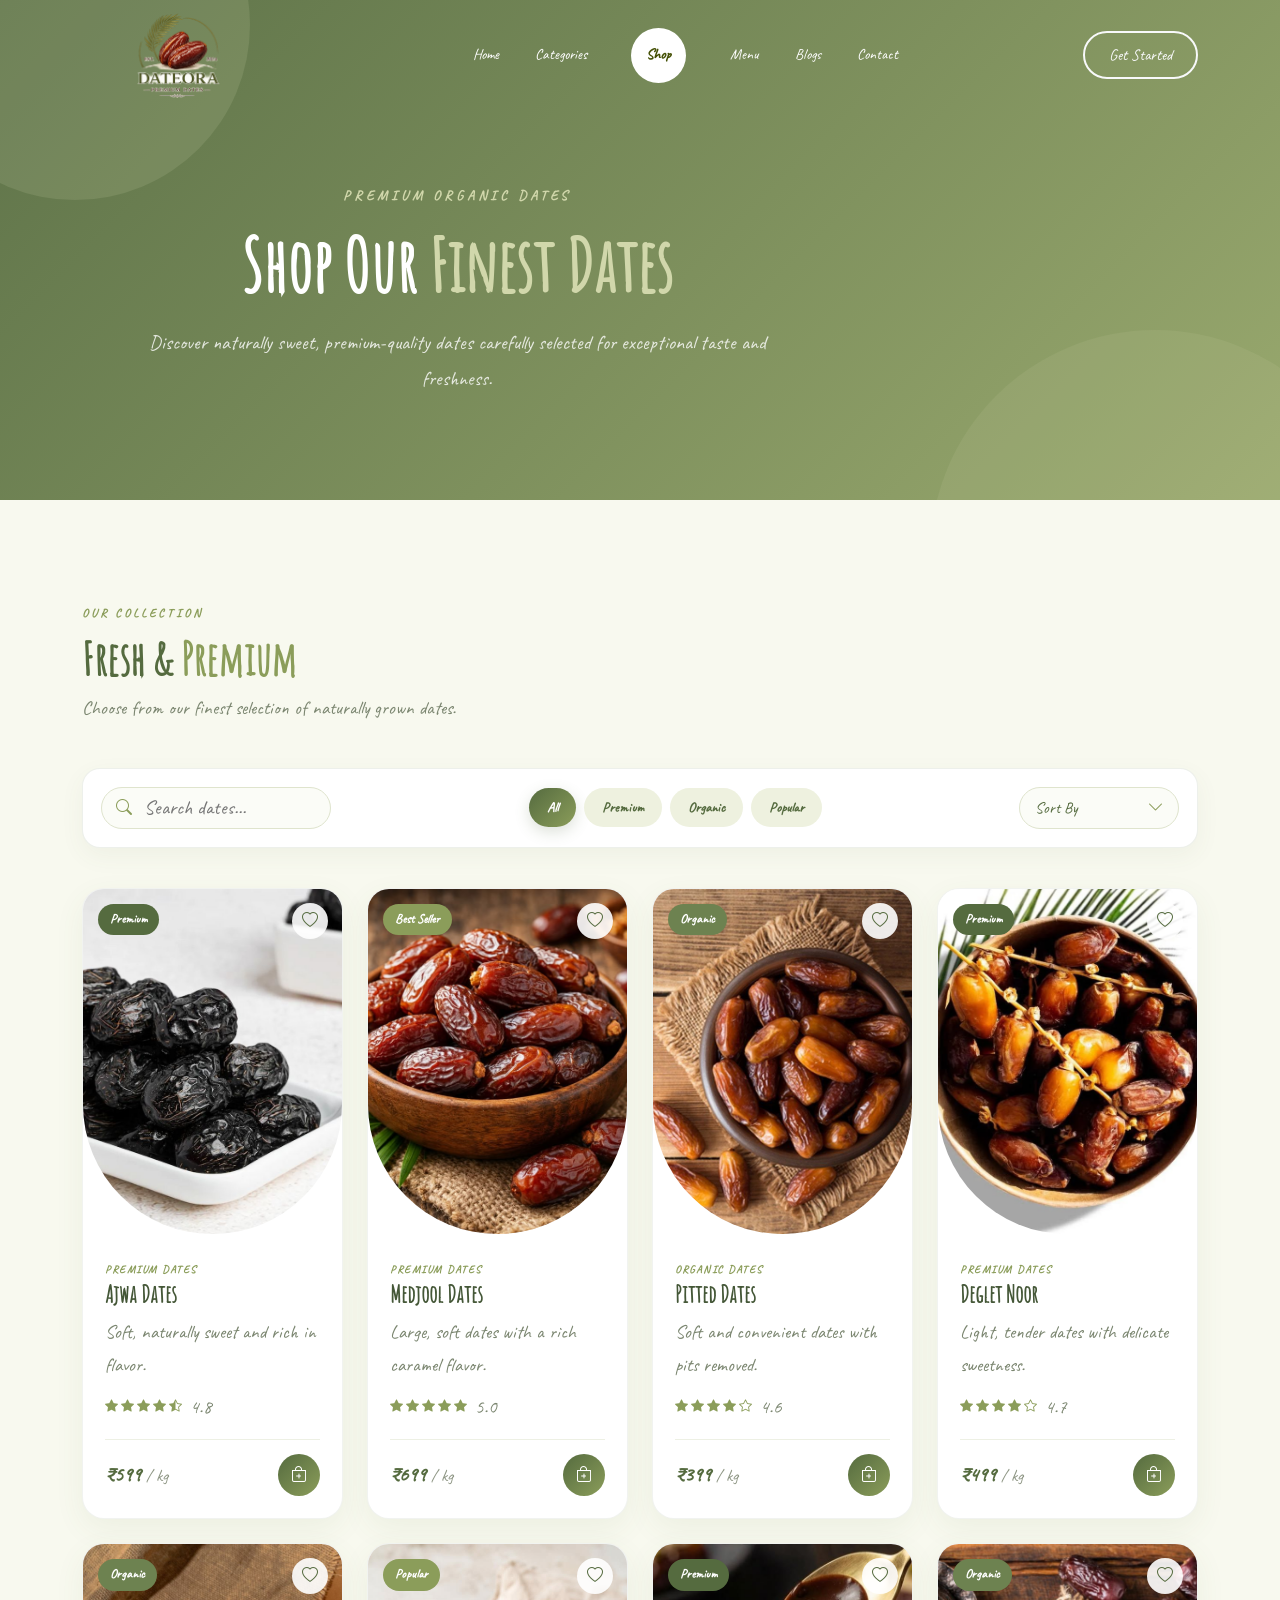
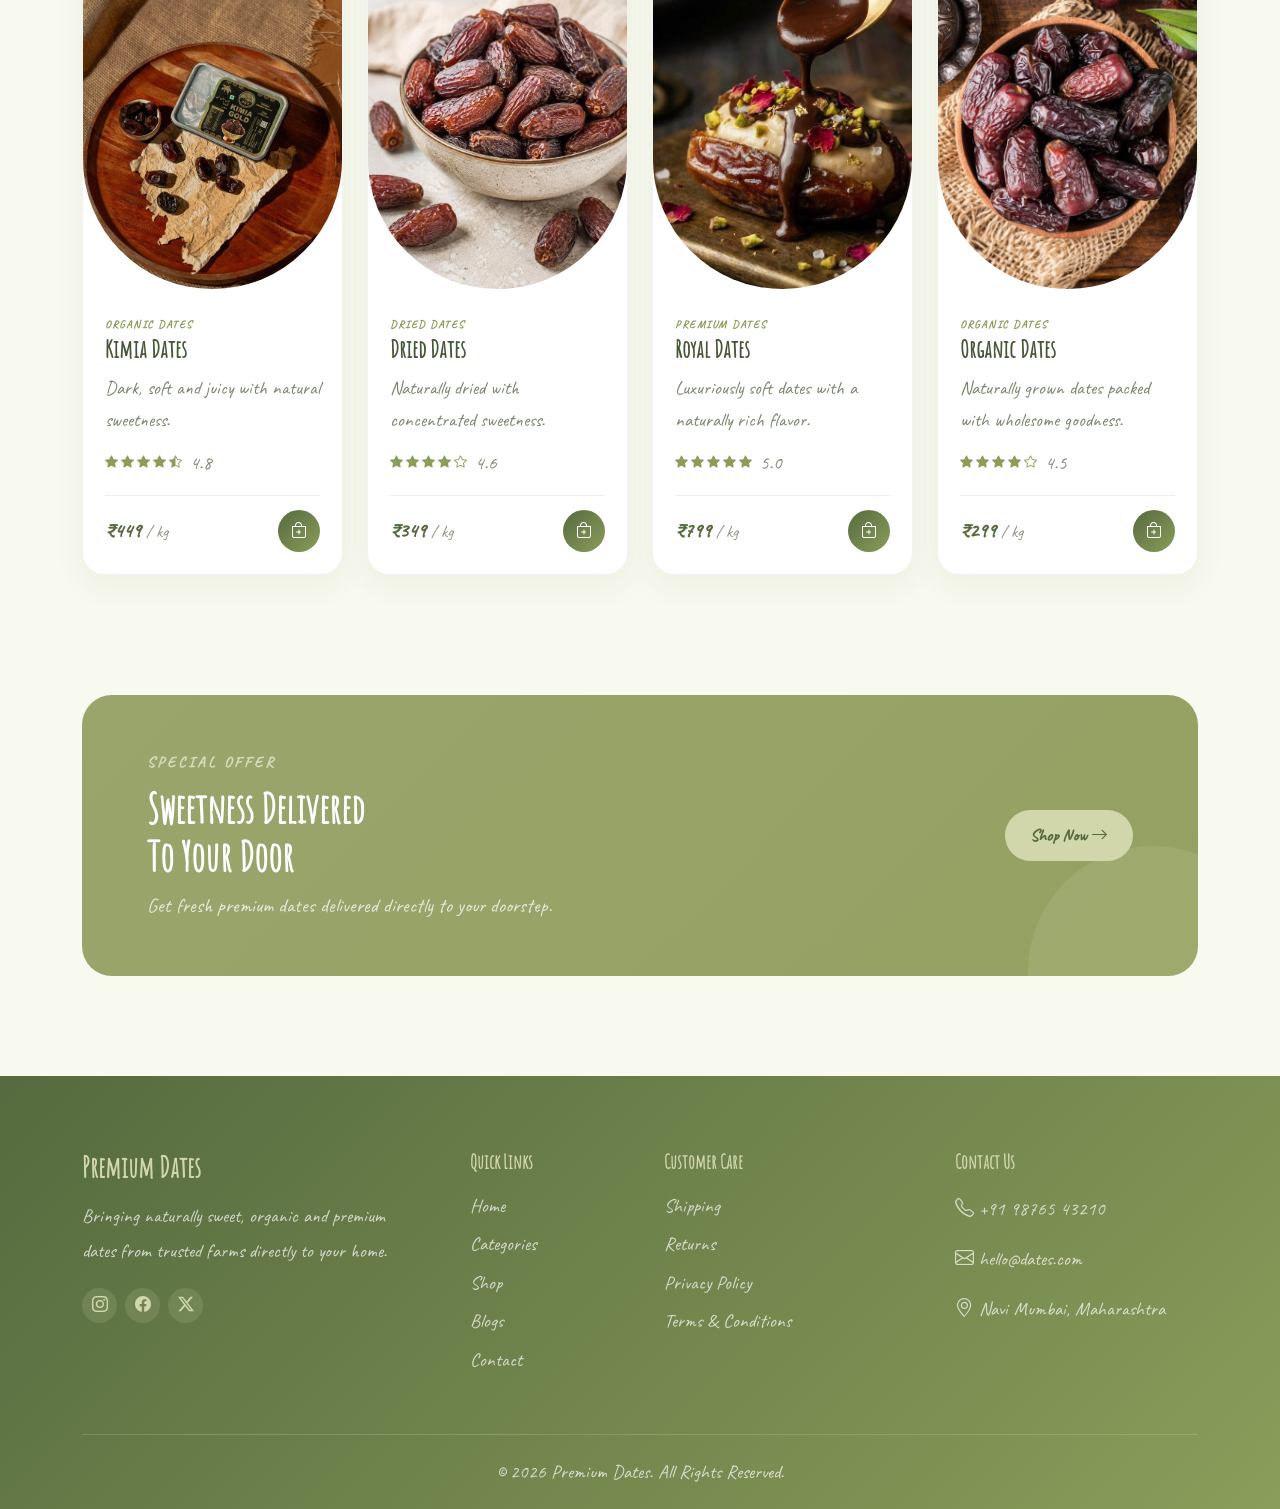
<file: shop.html>
<!doctype html>
<html lang="en">
  <head>
    <meta charset="UTF-8" />
    <meta name="viewport" content="width=device-width, initial-scale=1.0" />

    <title>Shop | Premium Dates</title>

    <!-- Bootstrap -->
    <link
      href="https://cdn.jsdelivr.net/npm/bootstrap@5.3.8/dist/css/bootstrap.min.css"
      rel="stylesheet"
      integrity="sha384-sRIl4kxILFvY47J16cr9ZwB07vP4J8+LH7qKQnuqkuIAvNWLzeN8tE5YBujZqJLB"
      crossorigin="anonymous" />
    <script
      src="https://cdn.jsdelivr.net/npm/bootstrap@5.3.8/dist/js/bootstrap.bundle.min.js"
      integrity="sha384-FKyoEForCGlyvwx9Hj09JcYn3nv7wiPVlz7YYwJrWVcXK/BmnVDxM+D2scQbITxI"
      crossorigin="anonymous"></script>

    <!-- Bootstrap Icons -->
    <link
      rel="stylesheet"
      href="https://cdn.jsdelivr.net/npm/bootstrap-icons@1.11.3/font/bootstrap-icons.min.css" />

    <!-- Google Font -->
    <link
      href="https://fonts.googleapis.com/css2?family=Playfair+Display:wght@600;700;800&family=Poppins:wght@400;500;600&display=swap"
      rel="stylesheet" />

    <!-- Custom CSS -->
    <link rel="stylesheet" href="shop.css" />
  </head>

  <body>
    <!-- =====================================================
         NAVBAR
    ====================================================== -->

    <nav class="navbar navbar-expand-lg custom-navbar fixed-top" id="navbar">
      <div class="container">
        <!-- Logo -->
        <a class="navbar-brand fw-bold text-white" href="#">
          <img src="./images/logo.png" alt="" />
        </a>

        <!-- Mobile Toggle -->
        <button
          class="navbar-toggler border-0 shadow-none"
          type="button"
          data-bs-toggle="collapse"
          data-bs-target="#navbarNav">
          <span class="navbar-toggler-icon"></span>
        </button>

        <div class="collapse navbar-collapse" id="navbarNav">
          <!-- Center Menu -->
          <ul class="navbar-nav mx-auto align-items-lg-center">
            <li class="nav-item">
              <a class="nav-link text-white" href="index.html">Home</a>
            </li>

            <li class="nav-item">
              <a class="nav-link text-white" href="categories.html"
                >Categories</a
              >
            </li>

            <li class="nav-item mx-lg-3">
              <a class="nav-link active-circle" href="shop.html"> Shop </a>
            </li>

            <li class="nav-item">
              <a class="nav-link text-white" href="menu.html">Menu</a>
            </li>

            <li class="nav-item">
              <a class="nav-link text-white" href="blogs.html">Blogs</a>
            </li>

            <li class="nav-item">
              <a class="nav-link text-white" href="contact.html">Contact</a>
            </li>
          </ul>

          <!-- Right Button -->
          <a href="#" class="btn btn-outline-light rounded-pill px-4">
            Get Started
          </a>
        </div>
      </div>
    </nav>

    <!-- =====================================================
         SHOP HERO
    ====================================================== -->

    <section class="shop-hero">
      <div class="container">
        <div class="shop-hero-content text-center">
          <span class="shop-subtitle"> PREMIUM ORGANIC DATES </span>

          <h1>
            Shop Our
            <span>Finest Dates</span>
          </h1>

          <p>
            Discover naturally sweet, premium-quality dates carefully selected
            for exceptional taste and freshness.
          </p>
        </div>
      </div>
    </section>

    <!-- =====================================================
         SHOP SECTION
    ====================================================== -->

    <section class="shop-section">
      <div class="container">
        <!-- SECTION HEADING -->

        <div class="shop-heading">
          <div>
            <span class="section-small-title"> OUR COLLECTION </span>

            <h2>Fresh & <span>Premium</span></h2>

            <p>Choose from our finest selection of naturally grown dates.</p>
          </div>
        </div>

        <!-- =================================================
             FILTER BAR
        ================================================== -->

        <div class="shop-toolbar">
          <!-- SEARCH -->

          <div class="shop-search">
            <i class="bi bi-search"></i>

            <input type="text" placeholder="Search dates..." id="searchInput" />
          </div>

          <!-- FILTER BUTTONS -->

          <div class="filter-buttons">
            <button class="filter-btn active" data-filter="all">All</button>

            <button class="filter-btn" data-filter="premium">Premium</button>

            <button class="filter-btn" data-filter="organic">Organic</button>

            <button class="filter-btn" data-filter="popular">Popular</button>
          </div>

          <!-- SORT -->

          <div class="sort-wrapper">
            <select id="sortProducts">
              <option value="default">Sort By</option>

              <option value="low">Price: Low to High</option>

              <option value="high">Price: High to Low</option>

              <option value="name">Name: A-Z</option>
            </select>

            <i class="bi bi-chevron-down"></i>
          </div>
        </div>

        <!-- =================================================
             PRODUCT GRID
        ================================================== -->

        <div class="row g-4" id="productGrid">
          <!-- PRODUCT 1 -->

          <div
            class="col-lg-3 col-md-6 col-sm-6 product-item"
            data-category="premium"
            data-price="599"
            data-name="Ajwa Dates">
            <div class="shop-product-card">
              <div class="product-image">
                <span class="product-badge"> Premium </span>

                <button class="wishlist-btn">
                  <i class="bi bi-heart"></i>
                </button>

                <img src="images/ajwa_date_shop.jpg" alt="Ajwa Dates" />
              </div>

              <div class="product-content">
                <span class="product-category"> Premium Dates </span>

                <h3>Ajwa Dates</h3>

                <p>Soft, naturally sweet and rich in flavor.</p>

                <div class="rating">
                  <i class="bi bi-star-fill"></i>
                  <i class="bi bi-star-fill"></i>
                  <i class="bi bi-star-fill"></i>
                  <i class="bi bi-star-fill"></i>
                  <i class="bi bi-star-half"></i>

                  <span> 4.8 </span>
                </div>

                <div class="product-bottom">
                  <div>
                    <span class="price"> ₹599 </span>

                    <span class="unit"> / kg </span>
                  </div>

                  <button class="cart-btn">
                    <i class="bi bi-bag-plus"></i>
                  </button>
                </div>
              </div>
            </div>
          </div>

          <!-- PRODUCT 2 -->

          <div
            class="col-lg-3 col-md-6 col-sm-6 product-item"
            data-category="popular"
            data-price="699"
            data-name="Medjool Dates">
            <div class="shop-product-card">
              <div class="product-image">
                <span class="product-badge popular"> Best Seller </span>

                <button class="wishlist-btn">
                  <i class="bi bi-heart"></i>
                </button>

                <img src="images/Medjool_Dates_shop.jpg" alt="Medjool Dates" />
              </div>

              <div class="product-content">
                <span class="product-category"> Premium Dates </span>

                <h3>Medjool Dates</h3>

                <p>Large, soft dates with a rich caramel flavor.</p>

                <div class="rating">
                  <i class="bi bi-star-fill"></i>
                  <i class="bi bi-star-fill"></i>
                  <i class="bi bi-star-fill"></i>
                  <i class="bi bi-star-fill"></i>
                  <i class="bi bi-star-fill"></i>

                  <span> 5.0 </span>
                </div>

                <div class="product-bottom">
                  <div>
                    <span class="price"> ₹699 </span>

                    <span class="unit"> / kg </span>
                  </div>

                  <button class="cart-btn">
                    <i class="bi bi-bag-plus"></i>
                  </button>
                </div>
              </div>
            </div>
          </div>

          <!-- PRODUCT 3 -->

          <div
            class="col-lg-3 col-md-6 col-sm-6 product-item"
            data-category="organic"
            data-price="399"
            data-name="Pitted Dates">
            <div class="shop-product-card">
              <div class="product-image">
                <span class="product-badge organic"> Organic </span>

                <button class="wishlist-btn">
                  <i class="bi bi-heart"></i>
                </button>

                <img src="images/Pitted_Dates_shop.jpg" alt="Pitted Dates" />
              </div>

              <div class="product-content">
                <span class="product-category"> Organic Dates </span>

                <h3>Pitted Dates</h3>

                <p>Soft and convenient dates with pits removed.</p>

                <div class="rating">
                  <i class="bi bi-star-fill"></i>
                  <i class="bi bi-star-fill"></i>
                  <i class="bi bi-star-fill"></i>
                  <i class="bi bi-star-fill"></i>
                  <i class="bi bi-star"></i>

                  <span> 4.6 </span>
                </div>

                <div class="product-bottom">
                  <div>
                    <span class="price"> ₹399 </span>

                    <span class="unit"> / kg </span>
                  </div>

                  <button class="cart-btn">
                    <i class="bi bi-bag-plus"></i>
                  </button>
                </div>
              </div>
            </div>
          </div>

          <!-- PRODUCT 4 -->

          <div
            class="col-lg-3 col-md-6 col-sm-6 product-item"
            data-category="premium"
            data-price="499"
            data-name="Deglet Noor Dates">
            <div class="shop-product-card">
              <div class="product-image">
                <span class="product-badge"> Premium </span>

                <button class="wishlist-btn">
                  <i class="bi bi-heart"></i>
                </button>

                <img
                  src="images/Deglet_Noor_shop.jpg"
                  alt="Deglet Noor Dates" />
              </div>

              <div class="product-content">
                <span class="product-category"> Premium Dates </span>

                <h3>Deglet Noor</h3>

                <p>Light, tender dates with delicate sweetness.</p>

                <div class="rating">
                  <i class="bi bi-star-fill"></i>
                  <i class="bi bi-star-fill"></i>
                  <i class="bi bi-star-fill"></i>
                  <i class="bi bi-star-fill"></i>
                  <i class="bi bi-star"></i>

                  <span> 4.7 </span>
                </div>

                <div class="product-bottom">
                  <div>
                    <span class="price"> ₹499 </span>

                    <span class="unit"> / kg </span>
                  </div>

                  <button class="cart-btn">
                    <i class="bi bi-bag-plus"></i>
                  </button>
                </div>
              </div>
            </div>
          </div>

          <!-- PRODUCT 5 -->

          <div
            class="col-lg-3 col-md-6 col-sm-6 product-item"
            data-category="organic"
            data-price="449"
            data-name="Kimia Dates">
            <div class="shop-product-card">
              <div class="product-image">
                <span class="product-badge organic"> Organic </span>

                <button class="wishlist-btn">
                  <i class="bi bi-heart"></i>
                </button>

                <img src="images/Kimia_Dates_shop.jpg" alt="Kimia Dates" />
              </div>

              <div class="product-content">
                <span class="product-category"> Organic Dates </span>

                <h3>Kimia Dates</h3>

                <p>Dark, soft and juicy with natural sweetness.</p>

                <div class="rating">
                  <i class="bi bi-star-fill"></i>
                  <i class="bi bi-star-fill"></i>
                  <i class="bi bi-star-fill"></i>
                  <i class="bi bi-star-fill"></i>
                  <i class="bi bi-star-half"></i>

                  <span> 4.8 </span>
                </div>

                <div class="product-bottom">
                  <div>
                    <span class="price"> ₹449 </span>

                    <span class="unit"> / kg </span>
                  </div>

                  <button class="cart-btn">
                    <i class="bi bi-bag-plus"></i>
                  </button>
                </div>
              </div>
            </div>
          </div>

          <!-- PRODUCT 6 -->

          <div
            class="col-lg-3 col-md-6 col-sm-6 product-item"
            data-category="popular"
            data-price="349"
            data-name="Dried Dates">
            <div class="shop-product-card">
              <div class="product-image">
                <span class="product-badge popular"> Popular </span>

                <button class="wishlist-btn">
                  <i class="bi bi-heart"></i>
                </button>

                <img src="images/Dried_Dates_shop.jpg" alt="Dried Dates" />
              </div>

              <div class="product-content">
                <span class="product-category"> Dried Dates </span>

                <h3>Dried Dates</h3>

                <p>Naturally dried with concentrated sweetness.</p>

                <div class="rating">
                  <i class="bi bi-star-fill"></i>
                  <i class="bi bi-star-fill"></i>
                  <i class="bi bi-star-fill"></i>
                  <i class="bi bi-star-fill"></i>
                  <i class="bi bi-star"></i>

                  <span> 4.6 </span>
                </div>

                <div class="product-bottom">
                  <div>
                    <span class="price"> ₹349 </span>

                    <span class="unit"> / kg </span>
                  </div>

                  <button class="cart-btn">
                    <i class="bi bi-bag-plus"></i>
                  </button>
                </div>
              </div>
            </div>
          </div>

          <!-- PRODUCT 7 -->

          <div
            class="col-lg-3 col-md-6 col-sm-6 product-item"
            data-category="premium"
            data-price="799"
            data-name="Royal Dates">
            <div class="shop-product-card">
              <div class="product-image">
                <span class="product-badge"> Premium </span>

                <button class="wishlist-btn">
                  <i class="bi bi-heart"></i>
                </button>

                <img src="images/Royal_Dates_shop.jpg" alt="Royal Dates" />
              </div>

              <div class="product-content">
                <span class="product-category"> Premium Dates </span>

                <h3>Royal Dates</h3>

                <p>Luxuriously soft dates with a naturally rich flavor.</p>

                <div class="rating">
                  <i class="bi bi-star-fill"></i>
                  <i class="bi bi-star-fill"></i>
                  <i class="bi bi-star-fill"></i>
                  <i class="bi bi-star-fill"></i>
                  <i class="bi bi-star-fill"></i>

                  <span> 5.0 </span>
                </div>

                <div class="product-bottom">
                  <div>
                    <span class="price"> ₹799 </span>

                    <span class="unit"> / kg </span>
                  </div>

                  <button class="cart-btn">
                    <i class="bi bi-bag-plus"></i>
                  </button>
                </div>
              </div>
            </div>
          </div>

          <!-- PRODUCT 8 -->

          <div
            class="col-lg-3 col-md-6 col-sm-6 product-item"
            data-category="organic"
            data-price="299"
            data-name="Organic Dates">
            <div class="shop-product-card">
              <div class="product-image">
                <span class="product-badge organic"> Organic </span>

                <button class="wishlist-btn">
                  <i class="bi bi-heart"></i>
                </button>

                <img src="images/Organic_Dates_shop.jpg" alt="Organic Dates" />
              </div>

              <div class="product-content">
                <span class="product-category"> Organic Dates </span>

                <h3>Organic Dates</h3>

                <p>Naturally grown dates packed with wholesome goodness.</p>

                <div class="rating">
                  <i class="bi bi-star-fill"></i>
                  <i class="bi bi-star-fill"></i>
                  <i class="bi bi-star-fill"></i>
                  <i class="bi bi-star-fill"></i>
                  <i class="bi bi-star"></i>

                  <span> 4.5 </span>
                </div>

                <div class="product-bottom">
                  <div>
                    <span class="price"> ₹299 </span>

                    <span class="unit"> / kg </span>
                  </div>

                  <button class="cart-btn">
                    <i class="bi bi-bag-plus"></i>
                  </button>
                </div>
              </div>
            </div>
          </div>
        </div>

        <!-- NO PRODUCTS -->

        <div class="no-products text-center" id="noProducts">
          <i class="bi bi-search"></i>

          <h3>No products found</h3>

          <p>Try searching for another type of date.</p>
        </div>
      </div>
    </section>

    <!-- =====================================================
         OFFER BANNER
    ====================================================== -->

    <section class="shop-offer">
      <div class="container">
        <div class="offer-box">
          <div>
            <span> SPECIAL OFFER </span>

            <h2>
              Sweetness Delivered
              <br />
              To Your Door
            </h2>

            <p>Get fresh premium dates delivered directly to your doorstep.</p>
          </div>

          <a href="#" class="offer-btn">
            Shop Now
            <i class="bi bi-arrow-right"></i>
          </a>
        </div>
      </div>
    </section>

    <!-- =====================================================
         FOOTER
    ====================================================== -->

    <footer class="shop-footer overflow-hidden">
      <div class="container">
        <div class="row g-5">
          <!-- ABOUT -->

          <div class="col-lg-4 col-md-6">
            <h3>Premium Dates</h3>

            <p>
              Bringing naturally sweet, organic and premium dates from trusted
              farms directly to your home.
            </p>

            <div class="footer-social">
              <a href="#">
                <i class="bi bi-instagram"></i>
              </a>

              <a href="#">
                <i class="bi bi-facebook"></i>
              </a>

              <a href="#">
                <i class="bi bi-twitter-x"></i>
              </a>
            </div>
          </div>

          <!-- LINKS -->

          <div class="col-lg-2 col-md-6">
            <h4>Quick Links</h4>

            <ul>
              <li>
                <a href="index.html">Home</a>
              </li>

              <li>
                <a href="categories.html">Categories</a>
              </li>

              <li>
                <a href="shop.html">Shop</a>
              </li>

              <li>
                <a href="#">Blogs</a>
              </li>

              <li>
                <a href="#">Contact</a>
              </li>
            </ul>
          </div>

          <!-- SUPPORT -->

          <div class="col-lg-3 col-md-6">
            <h4>Customer Care</h4>

            <ul>
              <li>
                <a href="#">Shipping</a>
              </li>

              <li>
                <a href="#">Returns</a>
              </li>

              <li>
                <a href="#">Privacy Policy</a>
              </li>

              <li>
                <a href="#">Terms & Conditions</a>
              </li>
            </ul>
          </div>

          <!-- CONTACT -->

          <div class="col-lg-3 col-md-6">
            <h4>Contact Us</h4>

            <p>
              <i class="bi bi-telephone"></i>
              +91 98765 43210
            </p>

            <p>
              <i class="bi bi-envelope"></i>
              hello@dates.com
            </p>

            <p>
              <i class="bi bi-geo-alt"></i>
              Navi Mumbai, Maharashtra
            </p>
          </div>
        </div>

        <div class="footer-bottom">
          <p>© 2026 Premium Dates. All Rights Reserved.</p>
        </div>
      </div>
    </footer>

    <!-- =====================================================
         SHOP JAVASCRIPT
    ====================================================== -->

    <script>
      const filterButtons = document.querySelectorAll(".filter-btn");

      const products = document.querySelectorAll(".product-item");

      const searchInput = document.getElementById("searchInput");

      const sortSelect = document.getElementById("sortProducts");

      const productGrid = document.getElementById("productGrid");

      const noProducts = document.getElementById("noProducts");

      let currentFilter = "all";

      /* =========================================
         FILTER
      ========================================= */

      filterButtons.forEach((button) => {
        button.addEventListener("click", () => {
          filterButtons.forEach((btn) => {
            btn.classList.remove("active");
          });

          button.classList.add("active");

          currentFilter = button.dataset.filter;

          filterProducts();
        });
      });

      /* =========================================
         SEARCH
      ========================================= */

      searchInput.addEventListener("input", () => {
        filterProducts();
      });

      /* =========================================
         FILTER FUNCTION
      ========================================= */

      function filterProducts() {
        const searchValue = searchInput.value.toLowerCase().trim();

        let visibleCount = 0;

        products.forEach((product) => {
          const category = product.dataset.category;

          const name = product.dataset.name.toLowerCase();

          const categoryMatch =
            currentFilter === "all" || category === currentFilter;

          const searchMatch = name.includes(searchValue);

          if (categoryMatch && searchMatch) {
            product.style.display = "";

            visibleCount++;
          } else {
            product.style.display = "none";
          }
        });

        noProducts.style.display = visibleCount === 0 ? "block" : "none";
      }

      /* =========================================
         SORT
      ========================================= */

      sortSelect.addEventListener("change", () => {
        const items = Array.from(products);

        const value = sortSelect.value;

        if (value === "low") {
          items.sort(
            (a, b) => Number(a.dataset.price) - Number(b.dataset.price),
          );
        }

        if (value === "high") {
          items.sort(
            (a, b) => Number(b.dataset.price) - Number(a.dataset.price),
          );
        }

        if (value === "name") {
          items.sort((a, b) => a.dataset.name.localeCompare(b.dataset.name));
        }

        items.forEach((item) => {
          productGrid.appendChild(item);
        });
      });

      /* =========================================
         WISHLIST
      ========================================= */

      document.querySelectorAll(".wishlist-btn").forEach((button) => {
        button.addEventListener("click", () => {
          const icon = button.querySelector("i");

          icon.classList.toggle("bi-heart");

          icon.classList.toggle("bi-heart-fill");

          button.classList.toggle("liked");
        });
      });

      /* =========================================
         NAVBAR SCROLL
      ========================================= */

      window.addEventListener("scroll", () => {
        const navbar = document.getElementById("navbar");

        if (window.scrollY > 50) {
          navbar.classList.add("scrolled");
        } else {
          navbar.classList.remove("scrolled");
        }
      });
    </script>
  </body>
</html>
</file>
<file: index.css>
* {
  margin: 0;
  padding: 0;
}

a {
  text-decoration: none;
}

h1,
h2,
h3,
h4,
h5 {
  font-family: font;
}

body {
  margin: 0;
  font-family: myfont;
}

@font-face {
  font-family: font;
  src: url(./fonts/AmaticSC-Regular.ttf);
}

@font-face {
  font-family: myfont;
  src: url(./fonts/Caveat-Regular.ttf);
}

.custom-navbar {
  background: transparent;
  /* padding: 10px 0; */
  width: 100%;
  z-index: 1000;
  transition: all 0.3s ease;
}

.navbar.scrolled {
  /* box-shadow: 0 0.5rem 1.5rem rgba(154, 155, 156, 0.35); */
  backdrop-filter: blur(10px);
  background-color: #94a16253;
}

.navbar-nav .nav-item {
  display: flex;
  align-items: center;
  justify-content: center;
}

.navbar-nav .nav-link {
  /* color: #fff !important; */
  font-size: 15px;
  margin: 1px 10px;
  transition: 0.3s;
  position: relative;
  display: flex;
  align-items: center;
  justify-content: center;
}

/* Active circle */
.navbar-nav .nav-link.active-circle {
  display: flex;
  align-items: center;
  justify-content: center;

  /* border-radius: 50px; */
}

.navbar-nav .nav-link:hover {
  color: #455106 !important;
  background: #fff;
  border-radius: 50%;
  font-weight: 600;
  /* padding: 10px; */
  width: 55px;
  height: 55px;
}

.navbar-brand img {
  width: 190px;
}

/* Active Circle */

.active-circle {
  width: 55px;
  height: 55px;
  background: #fff;
  color: #455106 !important;
  border-radius: 50%;
  display: flex !important;
  align-items: center;
  justify-content: center;
  font-weight: 600;
  /* box-shadow: 0 8px 20px rgba(0, 0, 0, 0.15); */
}

/* Button */

.btn-outline-light {
  border-width: 2px;
  padding: 10px 24px;
  font-weight: 500;
}

.btn-outline-light:hover {
  background: #fff;
  color: #a8b07a;
}

.navbar-toggler {
  background: #fff;
  border-radius: 8px;
}

@media (max-width: 991px) {
  .navbar-nav {
    text-align: center;
    margin: 20px 0;
  }

  .active-circle {
    margin: 15px auto;
  }

  .btn {
    width: 100%;
  }
  .custom-navbar {
    background-color: #a8b07abf;
    backdrop-filter: blur(10px);
  }
}

.hero-section {
  background: linear-gradient(135deg, #9aa56c, #94a162);
  min-height: 100vh;
  display: flex;
  align-items: center;
  position: relative;
  overflow: hidden;
  padding-top: 50px;
}

.hero-btn {
  background: #496728;
  color: #fff;
  padding: 14px 40px;
  border-radius: 10px;
  font-size: 17px;
}

.hero-btn:hover {
  background: #3d5620;
  color: white;
}

.hero-title {
  font-size: 65px;
  color: white;

  font-weight: 700;
  line-height: 1.15;
}

.hero-text {
  color: #ecead9;
  font-size: 25px;
  line-height: 30px;
  width: 85%;
}

.bottom-text {
  margin-top: 40px;
  color: #e6e6d5;
  width: 85%;
  font-size: 25px;
}

.hero-img {
  width: 115%;
  max-width: none;
  margin-left: -100px;
  animation: float 5s ease-in-out infinite;
}

@keyframes float {
  0% {
    transform: translateY(0);
  }

  50% {
    transform: translateY(-15px);
  }

  100% {
    transform: translateY(0);
  }
}

/* Decorative Bottom */

.bottom-shape {
  position: absolute;
  bottom: -50px;
  left: 0;
  width: 100%;
  height: 170px;
  background: #d1d7ab;
  clip-path: polygon(
    0 45%,
    25% 65%,
    50% 40%,
    75% 65%,
    100% 45%,
    100% 100%,
    0 100%
  );
}

@media (max-width: 992px) {
  .hero-section {
    padding: 70px 0;
  }

  .hero-title {
    font-size: 42px;
    text-align: center;
  }

  .hero-text,
  .bottom-text {
    text-align: center;
    max-width: 100%;
  }

  .hero-btn {
    display: block;
    width: 180px;
    margin: auto;
  }

  .hero-img {
    margin-top: 30px;
    max-width: 100%;
  }

  .row {
    flex-direction: column-reverse;
  }
}

.about-section {
  background: #d1d7ab;
  padding: 90px 0 10px;
  position: relative;
  overflow: hidden;
}

.about-section::before {
  content: "";
  position: absolute;
  width: 350px;
  height: 350px;
  background: rgba(255, 255, 255, 0.2);
  border-radius: 50%;
  left: -120px;
  top: 40px;
}

.about-section::after {
  content: "";
  position: absolute;
  width: 300px;
  height: 300px;
  background: rgba(255, 255, 255, 0.15);
  border-radius: 50%;
  right: -100px;
  bottom: -100px;
  z-index: 999;
}

.about-main-img {
  max-width: 100%;
}

.about-subtitle {
  color: #6d8b50;
  font-weight: 600;
  letter-spacing: 2px;
  text-transform: uppercase;
}

.about-title {
  font-size: 3rem;
  font-weight: 700;
  color: #2d2d2d;
  margin-top: 15px;
}

.about-text {
  color: #666;
  line-height: 1.8;
  width: 90%;
}

.about-btn {
  background: #6d8b50;
  color: #fff;
  padding: 12px 30px;
  border-radius: 30px;
  transition: 0.3s;
  width: 130px;
}

.about-btn:hover {
  background: #5d7842;
  color: #fff;
}

.about-cards {
  margin-top: 20px;
}

.about-card {
  background: #efe9de;
  padding: 30px 20px;
  border-radius: 10px;
  /* text-align: center; */
  height: 100%;
  position: 10;
  z-index: 5;
  transition: 0.3s;
}

.about-card:hover {
  transform: translateY(-8px);
  box-shadow: 0 10px 20px rgba(0, 0, 0, 0.1);
}

.about-card-img {
  width: 50%;
  padding-top: 50px;
  padding-bottom: 50px;
  margin-bottom: 20px;
  filter: drop-shadow(0 10px 6px rgba(0, 0, 0, 0.4));
}

.about-card h5 {
  font-size: 22px;
  margin-bottom: 15px;
  color: #2d2d2d;
}

.about-card p {
  color: #666;
  line-height: 1.7;
}

.about-card a {
  color: #2d2d2d;
  text-decoration: none;
}

@media (max-width: 991px) {
  .about-title {
    font-size: 2.3rem;
  }

  .about-section {
    text-align: center;
  }
}

.date-features {
  background: #556b3f;
  color: #fff;
  /* padding: 120px 0 80px; */
  position: relative;
  left: 0;
  right: 0;
  bottom: -20px;
  width: 100%;
  min-height: 490px;
  padding: 100px 0 80px;
  clip-path: polygon(
    0 40px,
    45% 40px,
    54% 0,
    55% 40px,
    100% 40px,
    100% 100%,
    0 100%
  );
  /* z-index: 10; */
  /* overflow: visible; */
}

.floating-date {
  position: absolute;

  left: 40px;
  bottom: 420px; /* adjust */

  width: 210px;

  transform: rotate(-18deg);

  z-index: 4;

  filter: drop-shadow(0 15px 20px rgba(0, 0, 0, 0.35));
}

.feature-item {
  position: relative;
  padding: 20px 35px;
  padding-top: 100px;
  padding-bottom: 150px;
}

.feature-item:not(:last-child)::after {
  content: "";
  position: absolute;
  right: 0;
  top: 50%;
  transform: translateY(-50%);
  width: 1px;
  height: 180px;
  background: rgba(255, 255, 255, 0.25);
}

.feature-img {
  width: 95px;
  height: 95px;
  border-radius: 50%;
  background: #fff;
  margin: 0 auto 25px;
  display: flex;
  align-items: center;
  justify-content: center;
  overflow: hidden;
  box-shadow: 0 10px 25px rgba(0, 0, 0, 0.25);
  border: 3px solid #d1d7ab;
}

.feature-img img {
  width: 100%;
  object-fit: contain;
}

.feature-item h3 {
  font-family: serif;
  font-size: 30px;
  margin-bottom: 15px;
}

.feature-item p {
  color: #d7dccf;
  font-size: 15px;
  line-height: 1.8;
  margin-bottom: 25px;
}

.feature-btn {
  color: #fff;
  border: 1px solid rgba(255, 255, 255, 0.5);
  padding: 10px 28px;
  border-radius: 40px;
  transition: 0.3s;
  width: 150px;
}

.feature-btn:hover {
  background: #fff;
  color: #556b3f;
}

@media (max-width: 991px) {
  .feature-item:not(:last-child)::after {
    display: none;
  }

  .feature-item {
    margin-bottom: 40px;
    padding-top: 20px;
    padding-bottom: 20px;
  }

  .floating-date {
    position: absolute;

    left: 40px;
    bottom: 910px; /* adjust */

    width: 210px;

    transform: rotate(-18deg);

    z-index: 4;

    filter: drop-shadow(0 15px 20px rgba(0, 0, 0, 0.35));
  }
}

/* =====================================================
   PREMIUM GIFT SECTION
====================================================== */

.premium-gift-section {
  padding: 100px 0;
  background: #f5f3e8;
  position: relative;
  overflow: hidden;
}

.gift-subtitle {
  color: #7c8754;
  font-size: 14px;
  font-weight: 600;
  letter-spacing: 3px;
}

.gift-title {
  font-size: 55px;
  line-height: 1.1;
  color: #35452b;
  margin: 15px 0 25px;
}

.gift-title span {
  color: #8b5e32;
}

.gift-text {
  max-width: 550px;
  color: #666;
  line-height: 1.8;
  font-size: 16px;
}

.gift-features {
  margin-top: 30px;
}

.gift-feature {
  display: flex;
  align-items: center;
  gap: 18px;
  margin-bottom: 20px;
}

.gift-icon {
  width: 52px;
  height: 52px;
  min-width: 52px;
  border-radius: 50%;
  background: #d1d7ab;
  color: #556b3f;
  display: flex;
  align-items: center;
  justify-content: center;
  font-size: 22px;
}

.gift-feature h5 {
  margin: 0 0 4px;
  color: #35452b;
  font-weight: 600;
}

.gift-feature p {
  margin: 0;
  color: #777;
  font-size: 14px;
}

.gift-btn {
  background: linear-gradient(135deg, #556b3f, #8b9d5a);
  color: white;
  border-radius: 30px;
  padding: 13px 28px;
  border: none;
  transition: 0.3s ease;
}

.gift-btn:hover {
  color: white;
  transform: translateY(-3px);
  box-shadow: 0 10px 25px rgba(85, 107, 63, 0.25);
}

.gift-btn i {
  margin-left: 8px;
}

.gift-image-wrapper {
  position: relative;
  display: inline-block;
  max-width: 540px;
}

.gift-main-img {
  width: 100%;
  height: 50%;
  border-radius: 25px;
  box-shadow: 0 25px 50px rgba(40, 50, 30, 0.25);
}

.gift-badge {
  position: absolute;
  bottom: 25px;
  left: -25px;
  width: 100px;
  height: 100px;
  border-radius: 50%;
  background: #556b3f;
  color: white;
  display: flex;
  flex-direction: column;
  justify-content: center;
  align-items: center;
  border: 5px solid #f5f3e8;
}

.gift-badge span {
  font-size: 20px;
  font-weight: 700;
}

.gift-badge small {
  font-size: 11px;
}

/* =====================================================
   CTA SECTION
====================================================== */

.date-cta-section {
  padding: 90px 20px;
  background: linear-gradient(135deg, #556b3f, #8b9d5a);
  position: relative;
  overflow: hidden;
}

.date-cta-content {
  max-width: 750px;
  margin: auto;
  color: white;
}

.cta-subtitle {
  font-size: 13px;
  letter-spacing: 3px;
  font-weight: 600;
  opacity: 0.9;
}

.date-cta-content h2 {
  font-size: 50px;
  line-height: 1.15;
  margin: 18px 0;
}

.date-cta-content p {
  max-width: 600px;
  margin: 0 auto 30px;
  line-height: 1.8;
  opacity: 0.9;
}

.cta-buttons {
  display: flex;
  justify-content: center;
  gap: 15px;
  flex-wrap: wrap;
}

.cta-primary {
  background: white;
  color: #556b3f;
  border-radius: 30px;
  padding: 13px 28px;
  font-weight: 600;
}

.cta-primary:hover {
  background: #f5f3e8;
  color: #556b3f;
}

.cta-primary i {
  margin-left: 8px;
}

.cta-secondary {
  color: white;
  border: 1px solid white;
  border-radius: 30px;
  padding: 13px 28px;
}

.cta-secondary:hover {
  background: white;
  color: #556b3f;
}

/* =====================================================
   RESPONSIVE
====================================================== */

@media (max-width: 991px) {
  .gift-title {
    font-size: 45px;
  }

  .premium-gift-section {
    padding: 70px 0;
  }

  .gift-image-wrapper {
    max-width: 600px;
    margin-bottom: 40px;
  }

  .date-cta-content h2 {
    font-size: 42px;
  }
}

@media (max-width: 576px) {
  .gift-title {
    font-size: 36px;
  }

  .gift-text {
    font-size: 15px;
  }

  .gift-badge {
    width: 80px;
    height: 80px;
    left: -10px;
    bottom: 15px;
  }

  .gift-badge span {
    font-size: 16px;
  }

  .date-cta-section {
    padding: 70px 15px;
  }

  .date-cta-content h2 {
    font-size: 34px;
  }
}

/* why choose us  */

/* =====================================================
   WHY CHOOSE US
====================================================== */

.why-choose-section {
  padding: 100px 0;
  background: #ffffff;
}

.why-subtitle {
  color: #7c8754;
  font-size: 13px;
  font-weight: 600;
  letter-spacing: 3px;
}

.why-title {
  font-weight: 600;
  font-size: 48px;
  color: #35452b;
  margin-top: 12px;
}

.why-title span {
  color: #8b5e32;
}

.why-description {
  max-width: 620px;
  margin: 15px auto 0;
  color: #777;
  line-height: 1.8;
}

/* Cards */

.why-card {
  height: 100%;
  padding: 35px 25px;
  text-align: center;
  background: #f7f6ef;
  border-radius: 20px;
  border: 1px solid rgba(85, 107, 63, 0.08);
  transition: all 0.35s ease;
}

.why-card:hover {
  transform: translateY(-8px);
  box-shadow: 0 15px 35px rgba(85, 107, 63, 0.15);
}

.why-icon {
  width: 70px;
  height: 70px;
  margin: 0 auto 20px;
  border-radius: 50%;
  background: #d1d7ab;
  color: #556b3f;

  display: flex;
  align-items: center;
  justify-content: center;

  font-size: 28px;
}

.why-card h4 {
  color: #35452b;
  font-size: 23px;
  margin-bottom: 12px;
}

.why-card p {
  color: #777;
  font-size: 16px;
  line-height: 1.7;
  margin: 0;
}

/* Bottom Highlight */

.why-bottom {
  padding: 35px 45px;
  border-radius: 25px;
  background: linear-gradient(135deg, #d1d7ab, #e7e9d5);
}

.why-bottom h3 {
  color: #35452b;
  font-size: 32px;
  margin-bottom: 8px;
}

.why-bottom h3 span {
  color: #8b5e32;
}

.why-bottom p {
  color: #666;
  margin: 0;
}

.why-btn {
  background: #556b3f;
  color: white;
  padding: 13px 25px;
  border-radius: 30px;
  border: none;
}

.why-btn:hover {
  background: #35452b;
  color: white;
}

.why-btn i {
  margin-left: 8px;
}

/* Responsive */

@media (max-width: 991px) {
  .why-title {
    font-size: 42px;
  }

  .why-bottom {
    padding: 30px;
  }
}

@media (max-width: 576px) {
  .why-choose-section {
    padding: 70px 0;
  }

  .why-title {
    font-size: 36px;
  }

  .why-bottom h3 {
    font-size: 26px;
  }
}

/* =====================================================
   FOOTER
===================================================== */

.blog-footer {
  padding: 75px 0 20px;

  background: linear-gradient(135deg, #556b3f, #8b9d5a);

  color: white;
}

.blog-footer h3,
.blog-footer h4 {
  color: #d1d7ab;
}

.blog-footer h3 {
  font-size: 28px;

  margin-bottom: 15px;
}

.blog-footer h4 {
  font-size: 19px;

  margin-bottom: 18px;
}

.blog-footer p {
  color: rgba(255, 255, 255, 0.7);

  font-size: 17px;

  line-height: 1.8;
}

.blog-footer ul {
  list-style: none;

  padding: 0;
}

.blog-footer li {
  margin-bottom: 10px;
}

.blog-footer li a {
  color: rgba(255, 255, 255, 0.7);

  font-size: 17px;

  transition: 0.3s;
}

.blog-footer li a:hover {
  color: #d1d7ab;

  padding-left: 4px;
}

.footer-social {
  display: flex;

  gap: 8px;

  margin-top: 20px;
}

.footer-social a {
  width: 35px;
  height: 35px;

  display: flex;

  align-items: center;
  justify-content: center;

  border-radius: 50%;

  background: rgba(209, 215, 171, 0.15);

  color: #d1d7ab;

  transition: 0.3s;
}

.footer-social a:hover {
  background: #d1d7ab;

  color: #556b3f;
}

.footer-bottom {
  margin-top: 50px;

  padding-top: 20px;

  text-align: center;

  border-top: 1px solid rgba(255, 255, 255, 0.15);
}

.footer-bottom p {
  margin: 0;

  font-size: 15px;
}
</file>
<file: blogs.css>
/* =====================================================
   GLOBAL
===================================================== */

* {
  margin: 0;
  padding: 0;
  box-sizing: border-box;
}

html {
  scroll-behavior: smooth;
}

body {
  font-family: myfont;
  background: #f8f9ef;
  color: #556b3f;
  overflow-x: hidden;
}

@font-face {
  font-family: myfont;
  src: url(./fonts/Caveat-Regular.ttf);
}

@font-face {
  font-family: font;
  src: url(./fonts/AmaticSC-Regular.ttf);
}

h1,
h2,
h3,
h4 {
  font-family: font;
}

a {
  text-decoration: none;
}

/* =====================================================
   NAVBAR
===================================================== */

.custom-navbar {
  background: transparent;
  /* padding: 10px 0; */
  width: 100%;
  z-index: 1000;
  transition: all 0.3s ease;
}

.navbar.scrolled {
  /* box-shadow: 0 0.5rem 1.5rem rgba(154, 155, 156, 0.35); */
  backdrop-filter: blur(10px);
  background-color: #94a16253;
}

.navbar-nav .nav-item {
  display: flex;
  align-items: center;
  justify-content: center;
}

.navbar-nav .nav-link {
  /* color: #fff !important; */
  font-size: 15px;
  margin: 1px 10px;
  transition: 0.3s;
  position: relative;
  display: flex;
  align-items: center;
  justify-content: center;
}

/* Active circle */
.navbar-nav .nav-link.active-circle {
  display: flex;
  align-items: center;
  justify-content: center;

  /* border-radius: 50px; */
}

.navbar-nav .nav-link:hover {
  color: #455106 !important;
  background: #fff;
  border-radius: 50%;
  font-weight: 600;
  /* padding: 10px; */
  width: 55px;
  height: 55px;
}

.navbar-brand img {
  width: 190px;
}

/* Active Circle */

.active-circle {
  width: 55px;
  height: 55px;
  background: #fff;
  color: #455106 !important;
  border-radius: 50%;
  display: flex !important;
  align-items: center;
  justify-content: center;
  font-weight: 600;
  /* box-shadow: 0 8px 20px rgba(0, 0, 0, 0.15); */
}

/* Button */

.btn-outline-light {
  border-width: 2px;
  padding: 10px 24px;
  font-weight: 500;
}

.btn-outline-light:hover {
  background: #fff;
  color: #a8b07a;
}

.navbar-toggler {
  background: #fff;
  border-radius: 8px;
}

@media (max-width: 991px) {
  .navbar-nav {
    text-align: center;
    margin: 20px 0;
  }

  .active-circle {
    margin: 15px auto;
  }

  .btn {
    width: 100%;
  }
  .custom-navbar {
    background-color: #a8b07abf;
    backdrop-filter: blur(10px);
  }
}
/* =====================================================
   HERO
===================================================== */

.blog-hero {
  min-height: 570px;

  display: flex;

  align-items: center;

  position: relative;

  overflow: hidden;

  background: linear-gradient(135deg, #556b3f, #8b9d5a);
}

.blog-hero::before {
  content: "";

  position: absolute;

  width: 450px;
  height: 450px;

  border-radius: 50%;

  background: rgba(209, 215, 171, 0.12);

  top: -200px;
  left: -130px;
}

.blog-hero::after {
  content: "";

  position: absolute;

  width: 500px;
  height: 500px;

  border-radius: 50%;

  background: rgba(209, 215, 171, 0.1);

  right: -220px;
  bottom: -250px;
}

.blog-hero-content {
  position: relative;

  z-index: 2;

  max-width: 850px;

  margin: auto;

  padding-top: 80px;
}

.hero-subtitle {
  color: #d1d7ab;

  font-size: 15px;

  font-weight: 600;

  letter-spacing: 4px;
}

.blog-hero h1 {
  color: white;

  font-size: clamp(45px, 7vw, 70px);

  line-height: 1.15;

  margin: 18px 0;
}

.blog-hero h1 span {
  color: #d1d7ab;
}

.blog-hero p {
  max-width: 650px;

  margin: auto;

  color: rgba(255, 255, 255, 0.78);

  font-size: 20px;

  line-height: 1.9;
}

.hero-btn {
  display: inline-flex;

  align-items: center;

  gap: 9px;

  margin-top: 28px;

  padding: 13px 25px;

  border-radius: 50px;

  background: #d1d7ab;

  color: #556b3f;

  font-size: 15px;

  font-weight: 600;

  transition: 0.3s;
}

.hero-btn:hover {
  background: white;

  color: #556b3f;

  transform: translateY(-3px);
}

/* =====================================================
   FEATURED
===================================================== */

.featured-section {
  padding: 100px 0;

  background: #f8f9ef;
}

.featured-card {
  overflow: hidden;

  border-radius: 30px;

  background: white;

  box-shadow: 0 20px 50px rgba(85, 107, 63, 0.12);
}

.featured-image {
  height: 100%;

  min-height: 420px;

  overflow: hidden;
  display: flex;
  justify-content: center;
  align-items: center;
}

.featured-image img {
  width: 480px;
  height: 350px;

  /* object-fit: cover; */

  transition: 0.5s;
}

.featured-card:hover .featured-image img {
  transform: scale(1.05);
}

.featured-content {
  height: 100%;

  display: flex;

  flex-direction: column;

  justify-content: center;

  padding: 55px;
}

.blog-category {
  color: #8b9d5a;

  font-size: 13px;

  font-weight: 600;

  letter-spacing: 3px;
}

.featured-content h2 {
  color: #556b3f;

  font-size: 38px;

  line-height: 1.25;

  margin: 15px 0;
}

.featured-content > p {
  color: #78846f;

  font-size: 19px;

  line-height: 1.9;

  max-width: 500px;
}

.blog-meta {
  display: flex;

  flex-wrap: wrap;

  gap: 18px;

  margin: 15px 0;

  color: #929b8b;

  font-size: 19px;
}

.blog-meta i {
  color: #8b9d5a;

  margin-right: 4px;
}

.read-btn {
  display: inline-flex;

  align-items: center;

  gap: 8px;

  width: fit-content;

  margin-top: 10px;

  padding: 12px 22px;

  border-radius: 50px;

  background: linear-gradient(135deg, #556b3f, #8b9d5a);

  color: white;

  font-size: 15px;

  font-weight: 600;

  transition: 0.3s;
}

.read-btn:hover {
  color: #556b3f;

  background: #d1d7ab;

  transform: translateY(-3px);
}

/* =====================================================
   LATEST BLOGS
===================================================== */

.latest-section {
  padding: 100px 0;

  background: white;
}

.section-heading {
  max-width: 700px;

  margin: 0 auto 50px;
}

.section-subtitle {
  color: #8b9d5a;

  font-size: 15px;

  font-weight: 600;

  letter-spacing: 3px;
}

.section-heading h2 {
  color: #556b3f;

  font-size: 45px;

  margin: 10px 0;
}

.section-heading h2 span {
  color: #8b9d5a;
}

.section-heading > p {
  color: #7b8670;

  font-size: 20px;
}

/* =====================================================
   BLOG CARD
===================================================== */

.blog-card {
  height: 100%;

  overflow: hidden;

  border-radius: 22px;

  background: #f8f9ef;

  border: 1px solid #e5e9d9;

  transition: 0.4s;
}

.blog-card:hover {
  transform: translateY(-8px);

  background: white;

  box-shadow: 0 18px 40px rgba(85, 107, 63, 0.12);
}

.blog-image {
  height: 290px;

  position: relative;

  overflow: hidden;
  display: flex;
  justify-content: center;
  align-items: center;
}

.blog-image img {
  width: 380px;
  height: 250px;

  /* object-fit: cover; */

  transition: 0.5s;
}

.blog-card:hover .blog-image img {
  transform: scale(1.07);
}

.blog-tag {
  position: absolute;

  left: 15px;
  top: 15px;

  padding: 7px 12px;

  border-radius: 50px;

  background: #d1d7ab;

  color: #556b3f;

  font-size: 10px;

  font-weight: 600;

  letter-spacing: 1px;
}

.blog-content {
  padding: 24px;
}

.blog-content .blog-meta {
  margin: 0 0 12px;
}

.blog-content h3 {
  color: #556b3f;

  font-size: 23px;

  line-height: 1.3;

  margin-bottom: 12px;
}

.blog-content > p {
  color: #7b8670;

  font-size: 19px;

  line-height: 1.8;

  margin-bottom: 18px;
}

.blog-link {
  display: inline-flex;

  align-items: center;

  gap: 7px;

  color: #8b9d5a;

  font-size: 17px;

  font-weight: 600;

  transition: 0.3s;
}

.blog-link:hover {
  color: #556b3f;

  gap: 11px;
}

/* =====================================================
   BLOG TOPICS
===================================================== */

.blog-categories {
  padding: 100px 0;

  background: #d1d7ab;
}

.topic-card {
  height: 100%;

  display: block;

  padding: 35px 25px;

  text-align: center;

  border-radius: 22px;

  background: rgba(255, 255, 255, 0.45);

  border: 1px solid rgba(85, 107, 63, 0.12);

  transition: 0.4s;
}

.topic-card:hover {
  transform: translateY(-7px);

  background: white;

  box-shadow: 0 15px 35px rgba(85, 107, 63, 0.12);
}

.topic-icon {
  width: 60px;
  height: 60px;

  margin: 0 auto 15px;

  display: flex;

  align-items: center;
  justify-content: center;

  border-radius: 50%;

  background: linear-gradient(135deg, #556b3f, #8b9d5a);

  color: #d1d7ab;

  font-size: 23px;
}

.topic-card h3 {
  color: #556b3f;

  font-size: 22px;

  margin-bottom: 8px;
}

.topic-card p {
  color: #68765b;

  font-size: 17px;

  line-height: 1.7;

  margin-bottom: 15px;
}

.topic-card > span {
  color: #556b3f;

  font-size: 17px;

  font-weight: 600;
}

.topic-card > span i {
  margin-left: 4px;
}

/* =====================================================
   NEWSLETTER
===================================================== */

.newsletter-section {
  padding: 100px 0;

  background: #f8f9ef;
}

.newsletter-box {
  padding: 65px 55px;

  border-radius: 30px;

  background: linear-gradient(135deg, #9aa56c, #94a162);

  overflow: hidden;

  position: relative;
}

.newsletter-box::before {
  content: "";

  position: absolute;

  width: 300px;
  height: 300px;

  border-radius: 50%;

  background: rgba(209, 215, 171, 0.12);

  top: -160px;
  right: -80px;
}

.newsletter-box > .row {
  position: relative;

  z-index: 2;
}

.newsletter-box span {
  color: #d1d7ab;

  font-size: 13px;

  font-weight: 600;

  letter-spacing: 3px;
}

.newsletter-box h2 {
  color: white;

  font-size: 38px;

  line-height: 1.2;

  margin: 10px 0;
}

.newsletter-box p {
  color: rgba(255, 255, 255, 0.75);

  font-size: 19px;
}

.newsletter-form {
  display: flex;

  padding: 6px;

  border-radius: 50px;

  background: white;
}

.newsletter-form input {
  min-width: 0;

  flex: 1;

  border: none;

  outline: none;
  border-radius: 50px;
  padding: 10px 15px;

  color: #556b3f;
  font-size: 18px;
}

.newsletter-form button {
  border: none;

  padding: 11px 18px;

  border-radius: 50px;

  background: #556b3f;

  color: white;

  font-size: 18px;

  font-weight: 600;

  white-space: nowrap;

  cursor: pointer;
}

.newsletter-form button i {
  margin-left: 5px;
}

/* =====================================================
   FOOTER
===================================================== */

.blog-footer {
  padding: 75px 0 20px;

  background: linear-gradient(135deg, #556b3f, #8b9d5a);

  color: white;
}

.blog-footer h3,
.blog-footer h4 {
  color: #d1d7ab;
}

.blog-footer h3 {
  font-size: 28px;

  margin-bottom: 15px;
}

.blog-footer h4 {
  font-size: 19px;

  margin-bottom: 18px;
}

.blog-footer p {
  color: rgba(255, 255, 255, 0.7);

  font-size: 17px;

  line-height: 1.8;
}

.blog-footer ul {
  list-style: none;

  padding: 0;
}

.blog-footer li {
  margin-bottom: 10px;
}

.blog-footer li a {
  color: rgba(255, 255, 255, 0.7);

  font-size: 17px;

  transition: 0.3s;
}

.blog-footer li a:hover {
  color: #d1d7ab;

  padding-left: 4px;
}

.footer-social {
  display: flex;

  gap: 8px;

  margin-top: 20px;
}

.footer-social a {
  width: 35px;
  height: 35px;

  display: flex;

  align-items: center;
  justify-content: center;

  border-radius: 50%;

  background: rgba(209, 215, 171, 0.15);

  color: #d1d7ab;

  transition: 0.3s;
}

.footer-social a:hover {
  background: #d1d7ab;

  color: #556b3f;
}

.footer-bottom {
  margin-top: 50px;

  padding-top: 20px;

  text-align: center;

  border-top: 1px solid rgba(255, 255, 255, 0.15);
}

.footer-bottom p {
  margin: 0;

  font-size: 15px;
}

/* =====================================================
   RESPONSIVE
===================================================== */

@media (max-width: 991px) {
  .custom-navbar .navbar-collapse {
    margin-top: 15px;

    padding: 20px;

    border-radius: 20px;

    background: linear-gradient(135deg, #556b3f, #8b9d5a);
  }

  .active-circle {
    display: inline-flex;

    width: fit-content;

    justify-content: center;
  }

  .custom-navbar .btn {
    margin-top: 15px;
  }

  .featured-content {
    padding: 40px;
  }
}

@media (max-width: 767px) {
  .blog-hero {
    min-height: 500px;
  }

  .blog-hero h1 {
    font-size: 43px;
  }

  .featured-section,
  .latest-section,
  .blog-categories,
  .newsletter-section {
    padding: 75px 0;
  }

  .featured-image {
    min-height: 300px;
  }

  .featured-content h2 {
    font-size: 32px;
  }

  .section-heading h2 {
    font-size: 36px;
  }

  .newsletter-box {
    padding: 45px 25px;
  }

  .newsletter-box h2 {
    font-size: 32px;
  }

  .newsletter-form {
    margin-top: 25px;
  }
}

@media (max-width: 575px) {
  .navbar-brand img {
    width: 65px;
  }

  .blog-hero h1 {
    font-size: 36px;
  }

  .blog-hero p {
    font-size: 11px;
  }

  .featured-content {
    padding: 30px 22px;
  }

  .featured-content h2 {
    font-size: 28px;
  }

  .newsletter-form {
    flex-direction: column;

    background: transparent;

    gap: 8px;
  }

  .newsletter-form input {
    width: 100%;

    border-radius: 50px;

    padding: 13px;
  }

  .newsletter-form button {
    width: 100%;
  }
}
</file>
<file: menu.css>
/* =====================================================
   GLOBAL
===================================================== */

* {
  margin: 0;
  padding: 0;
  box-sizing: border-box;
}

html {
  scroll-behavior: smooth;
}

body {
  font-family: myfont;
  color: #30422c;
  background: #f8f9ef;
  overflow-x: hidden;
}

@font-face {
  font-family: myfont;
  src: url(./fonts/Caveat-Regular.ttf);
}

h1,
h2,
h3,
h4 {
  font-family: font;
}

@font-face {
  font-family: font;
  src: url(./fonts/AmaticSC-Regular.ttf);
}

a {
  text-decoration: none;
}

/* =====================================================
   NAVBAR
===================================================== */

.custom-navbar {
  background: transparent;
  /* padding: 10px 0; */
  width: 100%;
  z-index: 1000;
  transition: all 0.3s ease;
}

.navbar.scrolled {
  /* box-shadow: 0 0.5rem 1.5rem rgba(154, 155, 156, 0.35); */
  backdrop-filter: blur(10px);
  background-color: #94a16253;
}

.navbar-nav .nav-item {
  display: flex;
  align-items: center;
  justify-content: center;
}

.navbar-nav .nav-link {
  /* color: #fff !important; */
  font-size: 15px;
  margin: 1px 10px;
  transition: 0.3s;
  position: relative;
  display: flex;
  align-items: center;
  justify-content: center;
}

/* Active circle */
.navbar-nav .nav-link.active-circle {
  display: flex;
  align-items: center;
  justify-content: center;

  /* border-radius: 50px; */
}

.navbar-nav .nav-link:hover {
  color: #455106 !important;
  background: #fff;
  border-radius: 50%;
  font-weight: 600;
  /* padding: 10px; */
  width: 55px;
  height: 55px;
}

.navbar-brand img {
  width: 190px;
}

/* Active Circle */

.active-circle {
  width: 55px;
  height: 55px;
  background: #fff;
  color: #455106 !important;
  border-radius: 50%;
  display: flex !important;
  align-items: center;
  justify-content: center;
  font-weight: 600;
  /* box-shadow: 0 8px 20px rgba(0, 0, 0, 0.15); */
}

/* Button */

.btn-outline-light {
  border-width: 2px;
  padding: 10px 24px;
  font-weight: 500;
}

.btn-outline-light:hover {
  background: #fff;
  color: #a8b07a;
}

.navbar-toggler {
  background: #fff;
  border-radius: 8px;
}

@media (max-width: 991px) {
  .navbar-nav {
    text-align: center;
    margin: 20px 0;
  }

  .active-circle {
    margin: 15px auto;
  }

  .btn {
    width: 100%;
  }
  .custom-navbar {
    background-color: #a8b07abf;
    backdrop-filter: blur(10px);
  }
}
/* =====================================================
   HERO
===================================================== */

.menu-hero {
  min-height: 570px;

  display: flex;

  align-items: center;

  position: relative;

  overflow: hidden;

  background: linear-gradient(135deg, #556b3f, #8b9d5a);
}

.menu-hero::before {
  content: "";

  position: absolute;

  width: 420px;
  height: 420px;

  border-radius: 50%;

  background: rgba(209, 215, 171, 0.13);

  top: -180px;
  left: -120px;
}

.menu-hero::after {
  content: "";

  position: absolute;

  width: 500px;
  height: 500px;

  border-radius: 50%;

  background: rgba(209, 215, 171, 0.1);

  right: -180px;
  bottom: -250px;
}

.menu-hero-content {
  position: relative;

  z-index: 2;

  max-width: 800px;

  margin: auto;

  padding-top: 80px;
}

.hero-small {
  color: #d1d7ab;

  font-size: 13px;

  font-weight: 600;

  letter-spacing: 4px;
}

.menu-hero h1 {
  color: white;

  font-size: clamp(45px, 7vw, 72px);

  line-height: 1.15;

  margin: 20px 0;
}

.menu-hero h1 span {
  color: #d1d7ab;
}

.menu-hero p {
  max-width: 650px;

  margin: auto;

  color: rgba(255, 255, 255, 0.78);

  font-size: 20px;

  line-height: 1.8;
}

.hero-btn {
  display: inline-flex;

  align-items: center;

  gap: 10px;

  margin-top: 28px;

  padding: 13px 25px;

  border-radius: 50px;

  background: #d1d7ab;

  color: #556b3f;

  font-size: 15px;

  font-weight: 600;

  transition: 0.3s;
}

.hero-btn:hover {
  background: white;

  color: #556b3f;

  transform: translateY(-3px);
}

/* =====================================================
   INTRO
===================================================== */

.menu-intro {
  padding: 110px 0;

  background: #f8f9ef;
}

.intro-image {
  position: relative;

  height: 430px;

  overflow: hidden;

  border-radius: 30px;

  box-shadow: 0 20px 50px rgba(85, 107, 63, 0.13);
}

.intro-image img {
  width: 100%;
  height: 100%;

  object-fit: cover;

  transition: 0.5s;
}

.intro-image:hover img {
  transform: scale(1.04);
}

.intro-badge {
  position: absolute;

  right: 25px;
  bottom: 25px;

  width: 95px;
  height: 95px;

  display: flex;

  flex-direction: column;

  align-items: center;

  justify-content: center;

  border-radius: 50%;

  background: #d1d7ab;

  color: #556b3f;

  box-shadow: 0 10px 25px rgba(0, 0, 0, 0.12);
}

.intro-badge strong {
  font-size: 22px;
}

.intro-badge span {
  font-size: 15px;

  font-weight: 600;
}

.section-subtitle {
  color: #8b9d5a;

  font-size: 13px;

  font-weight: 600;

  letter-spacing: 3px;
}

.intro-content h2 {
  color: #556b3f;

  font-size: 45px;

  line-height: 1.2;

  margin: 12px 0 20px;
}

.intro-content h2 span {
  color: #8b9d5a;
}

.intro-content > p {
  color: #71806a;

  font-size: 20px;

  line-height: 1.5;

  max-width: 520px;
}

.intro-points {
  display: flex;

  flex-direction: column;

  gap: 12px;

  margin-top: 25px;
}

.intro-points div {
  color: #556b3f;

  font-size: 17px;

  font-weight: 500;
}

.intro-points i {
  color: #8b9d5a;

  margin-right: 8px;
}

/* =====================================================
   MENU LIST
===================================================== */

.menu-list-section {
  padding: 100px 0;

  background: white;
}

.section-heading {
  max-width: 700px;

  margin: 0 auto 45px;
}

.section-heading h2 {
  color: #556b3f;

  font-size: 45px;

  margin: 10px 0;
}

.section-heading h2 span {
  color: #8b9d5a;
}

.section-heading p {
  color: #7b8670;

  font-size: 20px;
}

/* =====================================================
   FILTERS
===================================================== */

.menu-filters {
  display: flex;

  justify-content: center;

  flex-wrap: wrap;

  gap: 10px;

  margin-bottom: 50px;
}

.menu-filter {
  border: none;
  padding: 10px 22px;
  border-radius: 50px;
  background: #eef1df;
  color: #556b3f;

  font-size: 15px;

  font-weight: 600;

  cursor: pointer;

  transition: 0.3s;
}

.menu-filter:hover {
  background: #d1d7ab;
}

.menu-filter.active {
  background: linear-gradient(135deg, #556b3f, #8b9d5a);

  color: white;

  box-shadow: 0 8px 20px rgba(85, 107, 63, 0.18);
}

/* =====================================================
   MENU CARD
===================================================== */

.menu-card {
  height: 100%;

  display: flex;

  align-items: center;

  background: #f8f9ef;

  border: 1px solid #e6ead7;

  border-radius: 20px;

  overflow: hidden;

  transition: 0.4s;
}

.menu-card:hover {
  transform: translateY(-6px);

  background: white;

  box-shadow: 0 15px 35px rgba(85, 107, 63, 0.12);
}

.menu-image {
  width: 30%;

  min-width: 30%;

  height: 190px;

  overflow: hidden;
}

.menu-image img {
  width: 100%;
  height: 100%;

  object-fit: cover;

  transition: 0.5s;
}

.menu-card:hover .menu-image img {
  transform: scale(1.08);
}

.menu-content {
  padding: 22px;

  flex: 1;
}

.menu-title-row {
  display: flex;

  align-items: center;

  justify-content: space-between;

  gap: 15px;
}

.menu-title-row h3 {
  color: #556b3f;

  font-size: 25px;

  margin: 0;
}

.menu-title-row span {
  color: #8b9d5a;

  font-size: 20px;

  font-weight: 600;

  white-space: nowrap;
}

.menu-line {
  width: 100%;

  height: 1px;

  margin: 12px 0;

  background: #dce2ca;
}

.menu-content p {
  color: #7b8670;

  font-size: 18px;

  line-height: 1.7;

  margin-bottom: 10px;
}

.menu-content small {
  color: #8b9d5a;

  font-size: 15px;

  font-weight: 600;
}

.menu-content small i {
  margin-right: 5px;
}

/* =====================================================
   HEALTH
===================================================== */

.health-section {
  padding: 110px 0;

  background: #d1d7ab;
}

.health-section h2 {
  color: #556b3f;

  font-size: 48px;

  margin: 12px 0 18px;
}

.health-section h2 span {
  color: #8b9d5a;
}

.health-section > .container > .row > .col-lg-7 > p {
  color: #627052;

  max-width: 600px;

  font-size: 20px;

  line-height: 1.9;
}

.health-points {
  display: flex;

  flex-direction: column;

  gap: 18px;

  margin-top: 30px;
}

.health-point {
  display: flex;

  align-items: center;

  gap: 15px;
}

.health-icon {
  width: 48px;
  height: 48px;

  flex-shrink: 0;

  display: flex;

  align-items: center;
  justify-content: center;

  border-radius: 50%;

  background: #556b3f;

  color: #d1d7ab;

  font-size: 20px;
}

.health-point h4 {
  color: #556b3f;

  font-size: 20px;

  margin: 0 0 3px;
}

.health-point p {
  color: #68765b;

  font-size: 20px;

  margin: 0;
}

/* HEALTH CARD */

.health-card {
  padding: 55px 40px;

  text-align: center;

  border-radius: 30px;

  background: linear-gradient(135deg, #556b3f, #8b9d5a);

  color: white;

  box-shadow: 0 20px 45px rgba(85, 107, 63, 0.2);
}

.health-card-icon {
  width: 70px;
  height: 70px;

  margin: 0 auto 20px;

  display: flex;

  align-items: center;
  justify-content: center;

  border-radius: 50%;

  background: #d1d7ab;

  color: #556b3f;

  font-size: 27px;
}

.health-card h3 {
  font-size: 32px;

  margin-bottom: 15px;
}

.health-card h3 span {
  color: #d1d7ab;
}

.health-card p {
  color: rgba(255, 255, 255, 0.75);

  font-size: 20px;

  line-height: 1.8;
}

.health-card a {
  display: inline-flex;

  align-items: center;

  gap: 8px;

  margin-top: 15px;

  padding: 11px 20px;

  border-radius: 50px;

  background: #d1d7ab;

  color: #556b3f;

  font-size: 17px;

  font-weight: 600;

  transition: 0.3s;
}

.health-card a:hover {
  background: white;

  transform: translateY(-3px);
}

/* =====================================================
   CTA
===================================================== */

.menu-cta {
  padding: 100px 0;

  background: #f8f9ef;
}

.cta-box {
  padding: 70px 30px;

  border-radius: 30px;

  background: linear-gradient(135deg, #9aa56c, #94a162);

  position: relative;

  overflow: hidden;
}

.cta-box::before {
  content: "";

  position: absolute;

  width: 250px;
  height: 250px;

  border-radius: 50%;

  background: rgba(209, 215, 171, 0.12);

  left: -100px;
  top: -130px;
}

.cta-box span {
  color: #d1d7ab;

  font-size: 11px;

  font-weight: 600;

  letter-spacing: 3px;
}

.cta-box h2 {
  position: relative;

  color: white;

  font-size: 43px;

  margin: 12px 0;
}

.cta-box p {
  position: relative;

  color: rgba(255, 255, 255, 0.75);

  font-size: 20px;
}

.cta-btn {
  position: relative;

  display: inline-flex;

  align-items: center;

  gap: 8px;

  margin-top: 12px;

  padding: 13px 25px;

  border-radius: 50px;

  background: #d1d7ab;

  color: #556b3f;

  font-size: 15px;

  font-weight: 600;

  transition: 0.3s;
}

.cta-btn:hover {
  background: white;

  color: #556b3f;

  transform: translateY(-3px);
}

/* =====================================================
   FOOTER
===================================================== */

.menu-footer {
  padding: 75px 0 20px;

  background: linear-gradient(135deg, #556b3f, #8b9d5a);

  color: white;
}

.menu-footer h3,
.menu-footer h4 {
  color: #d1d7ab;
}

.menu-footer h3 {
  font-size: 28px;

  margin-bottom: 15px;
}

.menu-footer h4 {
  font-size: 21px;
  font-weight: 600;
  margin-bottom: 18px;
}

.menu-footer p {
  color: rgba(255, 255, 255, 0.7);

  font-size: 19px;

  line-height: 1.8;
}

.menu-footer ul {
  list-style: none;

  padding: 0;
}

.menu-footer li {
  margin-bottom: 10px;
}

.menu-footer li a {
  color: rgba(255, 255, 255, 0.7);

  font-size: 17px;

  transition: 0.3s;
}

.menu-footer li a:hover {
  color: #d1d7ab;

  padding-left: 4px;
}

.footer-social {
  display: flex;

  gap: 8px;

  margin-top: 20px;
}

.footer-social a {
  width: 35px;
  height: 35px;

  display: flex;

  align-items: center;
  justify-content: center;

  border-radius: 50%;

  background: rgba(209, 215, 171, 0.15);

  color: #d1d7ab;

  transition: 0.3s;
}

.footer-social a:hover {
  background: #d1d7ab;

  color: #556b3f;

  transform: translateY(-3px);
}

.footer-bottom {
  margin-top: 50px;

  padding-top: 20px;

  border-top: 1px solid rgba(255, 255, 255, 0.15);

  text-align: center;
}

.footer-bottom p {
  margin: 0;

  font-size: 17px;
}

/* =====================================================
   RESPONSIVE
===================================================== */

@media (max-width: 991px) {
  .custom-navbar .navbar-collapse {
    margin-top: 15px;

    padding: 20px;

    border-radius: 20px;

    background: linear-gradient(135deg, #556b3f, #8b9d5a);
  }

  .active-circle {
    display: inline-flex;

    width: fit-content;

    justify-content: center;
  }

  .get-started-btn {
    margin-top: 15px;
  }

  .menu-image {
    width: 35%;
    min-width: 35%;
  }
}

@media (max-width: 767px) {
  .menu-hero {
    min-height: 500px;
  }

  .menu-hero h1 {
    font-size: 45px;
  }

  .menu-intro,
  .menu-list-section,
  .health-section,
  .menu-cta {
    padding: 75px 0;
  }

  .intro-content h2,
  .health-section h2 {
    font-size: 36px;
  }

  .intro-image {
    height: 350px;
  }

  .menu-card {
    flex-direction: column;

    align-items: stretch;
  }

  .menu-image {
    width: 100%;
    height: 220px;
  }

  .menu-title-row h3 {
    font-size: 21px;
  }

  .cta-box h2 {
    font-size: 35px;
  }
}

@media (max-width: 575px) {
  .navbar-brand img {
    width: 65px;
  }

  .menu-hero h1 {
    font-size: 38px;
  }

  .menu-hero p {
    font-size: 12px;
  }

  .menu-filters {
    gap: 7px;
  }

  .menu-filter {
    padding: 9px 14px;
  }

  .intro-image {
    height: 300px;
  }

  .health-card {
    padding: 40px 25px;
  }

  .cta-box {
    padding: 50px 20px;
  }
}
</file>
<file: shop.css>
/* =====================================================
   GLOBAL
===================================================== */

* {
  margin: 0;
  padding: 0;
  box-sizing: border-box;
}

html {
  scroll-behavior: smooth;
}

h1,
h2,
h3,
h4 {
  font-family: font;
  font-weight: 700 !important;
}

a {
  text-decoration: none;
}

/* =====================================================
   COLORS

   #d1d7ab
   linear-gradient(135deg, #9aa56c, #94a162)
   linear-gradient(135deg, #556b3f, #8b9d5a)
===================================================== */

/* =====================================================
   NAVBAR
===================================================== */
* {
  margin: 0;
  padding: 0;
}

body {
  margin: 0;
  font-family: myfont;
  /* overflow: hidden; */
}

@font-face {
  font-family: myfont;
  src: url(./fonts/Caveat-Regular.ttf);
}

.custom-navbar {
  background: transparent;
  /* padding: 10px 0; */
  width: 100%;
  z-index: 1000;
  transition: all 0.3s ease;
}

.navbar.scrolled {
  /* box-shadow: 0 0.5rem 1.5rem rgba(154, 155, 156, 0.35); */
  backdrop-filter: blur(10px);
  background-color: #94a16253;
}

.navbar-nav .nav-item {
  display: flex;
  align-items: center;
  justify-content: center;
}

.navbar-nav .nav-link {
  /* color: #fff !important; */
  font-size: 15px;
  margin: 1px 10px;
  transition: 0.3s;
  position: relative;
  display: flex;
  align-items: center;
  justify-content: center;
}

/* Active circle */
.navbar-nav .nav-link.active-circle {
  display: flex;
  align-items: center;
  justify-content: center;
  width: 55px;
  /* border-radius: 50%; */
}

.navbar-nav .nav-link:hover {
  color: #455106 !important;
  background: #fff;
  border-radius: 50%;
  font-weight: 600;
  /* padding: 10px; */
  width: 55px;
  height: 55px;
}

.navbar-brand img {
  width: 190px;
}

/* Active Circle */

.active-circle {
  width: 55px;
  height: 55px;
  background: #fff;
  color: #455106 !important;
  border-radius: 50%;
  display: flex !important;
  align-items: center;
  justify-content: center;
  font-weight: 600;
  /* box-shadow: 0 8px 20px rgba(0, 0, 0, 0.15); */
}

/* Button */

.btn-outline-light {
  border-width: 2px;
  padding: 10px 24px;
  font-weight: 500;
}

.btn-outline-light:hover {
  background: #fff;
  color: #a8b07a;
}

.navbar-toggler {
  background: #fff;
  border-radius: 8px;
}

@media (max-width: 991px) {
  .navbar-nav {
    text-align: center;
    margin: 20px 0;
  }

  .active-circle {
    margin: 15px auto;
  }

  .btn {
    width: 100%;
  }
  .custom-navbar {
    background-color: #a8b07abf;
    backdrop-filter: blur(10px);
  }
}

/* =====================================================
   HERO
===================================================== */

.shop-hero {
  min-height: 500px;
  display: flex;

  align-items: center;

  justify-content: center;

  position: relative;

  background: linear-gradient(
    135deg,
    rgba(85, 107, 63, 0.95),
    rgba(139, 157, 90, 0.88)
  );

  overflow: hidden;
}

@font-face {
  font-family: font;
  src: url(./fonts/AmaticSC-Regular.ttf);
}

/* DECORATIVE CIRCLES */

.shop-hero::before {
  content: "";

  position: absolute;

  width: 350px;
  height: 350px;

  border-radius: 50%;

  background: rgba(209, 215, 171, 0.15);

  top: -150px;
  left: -100px;
}

.shop-hero::after {
  content: "";

  position: absolute;

  width: 450px;
  height: 450px;

  border-radius: 50%;

  background: rgba(209, 215, 171, 0.1);

  bottom: -280px;
  right: -100px;
}

/* HERO CONTENT */

.shop-hero-content {
  position: relative;

  z-index: 2;

  max-width: 750px;

  padding-top: 80px;
}

.shop-subtitle {
  color: #d1d7ab;

  font-size: 14px;

  font-weight: 600;

  letter-spacing: 4px;
}

.shop-hero h1 {
  color: white;

  font-size: clamp(45px, 6vw, 72px);
  font-family: font;
  line-height: 1.15;

  margin: 18px 0;
}

.shop-hero h1 span {
  color: #d1d7ab;
}

.shop-hero p {
  max-width: 620px;

  margin: auto;

  color: rgba(255, 255, 255, 0.8);

  font-size: 20px;

  line-height: 1.8;
}

/* =====================================================
   SHOP SECTION
===================================================== */

.shop-section {
  padding: 100px 0;

  background: #f8f9ef;
}

/* HEADING */

.shop-heading {
  display: flex;

  justify-content: space-between;

  align-items: end;

  margin-bottom: 45px;
}

.section-small-title {
  color: #8b9d5a;

  font-size: 12px;

  font-weight: 600;

  letter-spacing: 3px;
}

.shop-heading h2 {
  color: #556b3f;

  font-size: 45px;

  margin: 8px 0;
}

.shop-heading h2 span {
  color: #8b9d5a;
}

.shop-heading p {
  color: #7b8670;

  font-size: 19px;

  margin: 0;
}

/* =====================================================
   TOOLBAR
===================================================== */

.shop-toolbar {
  display: flex;

  align-items: center;

  justify-content: space-between;

  gap: 20px;

  padding: 18px;

  margin-bottom: 40px;

  background: white;

  border: 1px solid rgba(85, 107, 63, 0.1);

  border-radius: 18px;

  box-shadow: 0 8px 25px rgba(85, 107, 63, 0.06);
}

/* SEARCH */

.shop-search {
  position: relative;

  width: 230px;
}

.shop-search i {
  position: absolute;

  left: 15px;

  top: 50%;

  transform: translateY(-50%);

  color: #8b9d5a;
}

.shop-search input {
  width: 100%;

  height: 42px;

  padding: 0 15px 0 42px;

  border: 1px solid #dfe4cd;

  border-radius: 50px;

  outline: none;

  font-size: 20px;

  color: #556b3f;

  background: #fbfcf7;
}

.shop-search input:focus {
  border-color: #8b9d5a;

  box-shadow: 0 0 0 3px rgba(139, 157, 90, 0.12);
}

/* FILTER BUTTONS */

.filter-buttons {
  display: flex;

  gap: 8px;

  flex-wrap: wrap;

  justify-content: center;
}

.filter-btn {
  border: none;

  padding: 9px 18px;

  border-radius: 50px;

  background: #eef1df;

  color: #556b3f;

  font-size: 14px;

  font-weight: 600;

  cursor: pointer;

  transition: 0.3s;
}

.filter-btn:hover {
  background: #d1d7ab;
}

.filter-btn.active {
  background: linear-gradient(135deg, #556b3f, #8b9d5a);

  color: white;

  box-shadow: 0 5px 15px rgba(85, 107, 63, 0.2);
}

/* SORT */

.sort-wrapper {
  position: relative;

  min-width: 160px;
}

.sort-wrapper select {
  width: 100%;

  height: 42px;

  appearance: none;

  border: 1px solid #dfe4cd;

  border-radius: 50px;

  padding: 0 38px 0 15px;

  background: #fbfcf7;

  color: #556b3f;

  font-size: 16px;

  outline: none;

  cursor: pointer;
}

.sort-wrapper i {
  position: absolute;

  right: 15px;

  top: 50%;

  transform: translateY(-50%);

  color: #8b9d5a;

  pointer-events: none;
}

/* =====================================================
   PRODUCT CARD
===================================================== */

.shop-product-card {
  height: 100%;

  background: white;

  border-radius: 22px;

  overflow: hidden;

  border: 1px solid rgba(85, 107, 63, 0.08);

  box-shadow: 0 10px 30px rgba(85, 107, 63, 0.07);

  transition: all 0.4s ease;
}

.shop-product-card:hover {
  transform: translateY(-8px);

  box-shadow: 0 20px 40px rgba(85, 107, 63, 0.14);
}

/* =====================================================
   PRODUCT IMAGE
===================================================== */

.product-image {
  height: 345px;

  position: relative;

  display: flex;

  align-items: center;

  justify-content: center;

  background: linear-gradient(135deg, #d1d7ab, #eef1df);
  border-radius: 0px 0px 140px 140px;
  overflow: hidden;
}

.product-image img {
  width: 100%;

  height: 100%;

  object-fit: cover;

  transition: 0.5s ease;
}

.shop-product-card:hover .product-image img {
  transform: scale(1.07);
}

/* BADGE */

.product-badge {
  position: absolute;

  top: 15px;

  left: 15px;

  z-index: 2;

  padding: 6px 12px;

  border-radius: 50px;

  background: #556b3f;

  color: white;

  font-size: 13px;

  font-weight: 600;
}

.product-badge.popular {
  background: #8b9d5a;
}

.product-badge.organic {
  background: #6d8250;
}

/* WISHLIST */

.wishlist-btn {
  position: absolute;

  top: 14px;

  right: 14px;

  z-index: 3;

  width: 36px;
  height: 36px;

  display: flex;

  align-items: center;
  justify-content: center;

  border: none;

  border-radius: 50%;

  background: rgba(255, 255, 255, 0.9);

  color: #556b3f;

  cursor: pointer;

  transition: 0.3s;
}

.wishlist-btn:hover,
.wishlist-btn.liked {
  background: #556b3f;

  color: white;

  transform: scale(1.08);
}

/* =====================================================
   PRODUCT CONTENT
===================================================== */

.product-content {
  padding: 22px;
}

.product-category {
  color: #8b9d5a;

  font-size: 11px;

  font-weight: 600;

  text-transform: uppercase;

  letter-spacing: 1.5px;

  margin-bottom: 7px;
}

.product-content h3 {
  color: #445737;

  font-size: 24px;

  margin-bottom: 8px;
}

.product-content p {
  color: #7b8670;

  font-size: 19px;

  line-height: 1.7;

  min-height: 38px;

  margin-bottom: 12px;
}

/* =====================================================
   RATING
===================================================== */

.rating {
  display: flex;

  align-items: center;

  gap: 3px;

  margin-bottom: 18px;
}

.rating i {
  color: #8b9d5a;

  font-size: 13px;
}

.rating span {
  color: #7b8670;

  font-size: 19px;

  margin-left: 5px;
}

/* =====================================================
   PRODUCT BOTTOM
===================================================== */

.product-bottom {
  display: flex;

  align-items: center;

  justify-content: space-between;

  padding-top: 14px;

  border-top: 1px solid #edf0e4;
}

.price {
  color: #556b3f;

  font-size: 20px;

  font-weight: 700;
}

.unit {
  color: #8d9583;

  font-size: 17px;
}

/* CART */

.cart-btn {
  width: 42px;
  height: 42px;

  border: none;

  border-radius: 50%;

  display: flex;

  align-items: center;
  justify-content: center;

  background: linear-gradient(135deg, #556b3f, #8b9d5a);

  color: white;

  cursor: pointer;

  transition: 0.3s;
}

.cart-btn:hover {
  background: #d1d7ab;

  color: #556b3f;

  transform: rotate(-5deg) scale(1.08);
}

/* =====================================================
   NO PRODUCTS
===================================================== */

.no-products {
  display: none;

  padding: 60px 20px;
}

.no-products i {
  font-size: 40px;

  color: #8b9d5a;
}

.no-products h3 {
  color: #556b3f;

  margin: 15px 0 5px;
}

.no-products p {
  color: #7b8670;

  font-size: 19px;
}

/* =====================================================
   OFFER
===================================================== */

.shop-offer {
  padding: 20px 0 100px;

  background: #f8f9ef;
}

.offer-box {
  padding: 55px 65px;

  border-radius: 30px;

  display: flex;

  align-items: center;

  justify-content: space-between;

  gap: 30px;

  background: linear-gradient(135deg, #9aa56c, #94a162);

  color: white;

  overflow: hidden;

  position: relative;
}

.offer-box::after {
  content: "";

  position: absolute;

  width: 250px;
  height: 250px;

  border-radius: 50%;

  background: rgba(209, 215, 171, 0.15);

  right: -80px;

  bottom: -120px;
}

.offer-box span {
  color: #d7dbba;

  font-size: 15px;

  font-weight: 600;

  letter-spacing: 3px;
}

.offer-box h2 {
  font-size: 40px;

  margin: 10px 0;
}

.offer-box p {
  color: rgba(255, 255, 255, 0.75);

  font-size: 20px;

  margin: 0;
}

.offer-btn {
  position: relative;

  z-index: 2;

  white-space: nowrap;

  padding: 13px 25px;

  border-radius: 50px;

  background: #d1d7ab;

  color: #556b3f;

  font-size: 17px;

  font-weight: 600;

  transition: 0.3s;
}

.offer-btn:hover {
  background: white;

  color: #556b3f;

  transform: translateY(-3px);
}

/* =====================================================
   FOOTER
===================================================== */

.shop-footer {
  padding: 75px 0 20px;

  background: linear-gradient(135deg, #556b3f, #8b9d5a);

  color: white;
}

.shop-footer h3,
.shop-footer h4 {
  color: #d1d7ab;
}

.shop-footer h3 {
  font-size: 28px;

  margin-bottom: 15px;
}

.shop-footer h4 {
  font-size: 19px;

  margin-bottom: 18px;
}

.shop-footer p {
  color: rgba(255, 255, 255, 0.7);

  font-size: 19px !important;

  line-height: 1.8;
}

.shop-footer ul {
  list-style: none;

  padding: 0;

  margin: 0;
}

.shop-footer li {
  margin-bottom: 10px;
}

.shop-footer li a {
  color: rgba(255, 255, 255, 0.7);

  font-size: 19px;

  transition: 0.3s;
}

.shop-footer li a:hover {
  color: #d1d7ab;

  padding-left: 4px;
}

/* SOCIAL */

.footer-social {
  display: flex;

  gap: 8px;

  margin-top: 20px;
}

.footer-social a {
  width: 35px;
  height: 35px;

  border-radius: 50%;

  display: flex;

  align-items: center;
  justify-content: center;

  background: rgba(209, 215, 171, 0.15);

  color: #d1d7ab;

  transition: 0.3s;
}

.footer-social a:hover {
  background: #d1d7ab;

  color: #556b3f;

  transform: translateY(-3px);
}

/* FOOTER BOTTOM */

.footer-bottom {
  margin-top: 50px;

  padding-top: 20px;

  border-top: 1px solid rgba(255, 255, 255, 0.15);

  text-align: center;
}

.footer-bottom p {
  margin: 0;

  font-size: 9px;
}

/* =====================================================
   RESPONSIVE
===================================================== */

@media (max-width: 991px) {
  .custom-navbar {
    padding: 12px 0;
  }

  .custom-navbar .navbar-collapse {
    margin-top: 15px;

    padding: 20px;

    border-radius: 20px;

    /* background: linear-gradient(135deg, #556b3f, #8b9d5a); */
  }

  .navbar-nav {
    gap: 5px;
  }

  .active-circle {
    display: inline-flex;

    justify-content: center;

    width: fit-content;
  }

  .get-started-btn {
    margin-top: 15px;
  }

  .shop-toolbar {
    flex-direction: column;

    align-items: stretch;
  }

  .shop-search {
    width: 100%;
  }

  .filter-buttons {
    justify-content: flex-start;
  }

  .sort-wrapper {
    width: 100%;
  }

  .offer-box {
    padding: 40px;

    flex-direction: column;

    text-align: center;
  }
}

@media (max-width: 575px) {
  .shop-hero {
    min-height: 450px;
  }

  .shop-hero h1 {
    font-size: 42px;
  }

  .shop-section {
    padding: 70px 0;
  }

  .shop-heading h2 {
    font-size: 35px;
  }

  .filter-buttons {
    gap: 6px;
  }

  .filter-btn {
    padding: 8px 13px;
  }

  .product-image {
    height: 230px;
  }

  .offer-box {
    padding: 35px 25px;
  }

  .offer-box h2 {
    font-size: 30px;
  }
}
</file>
